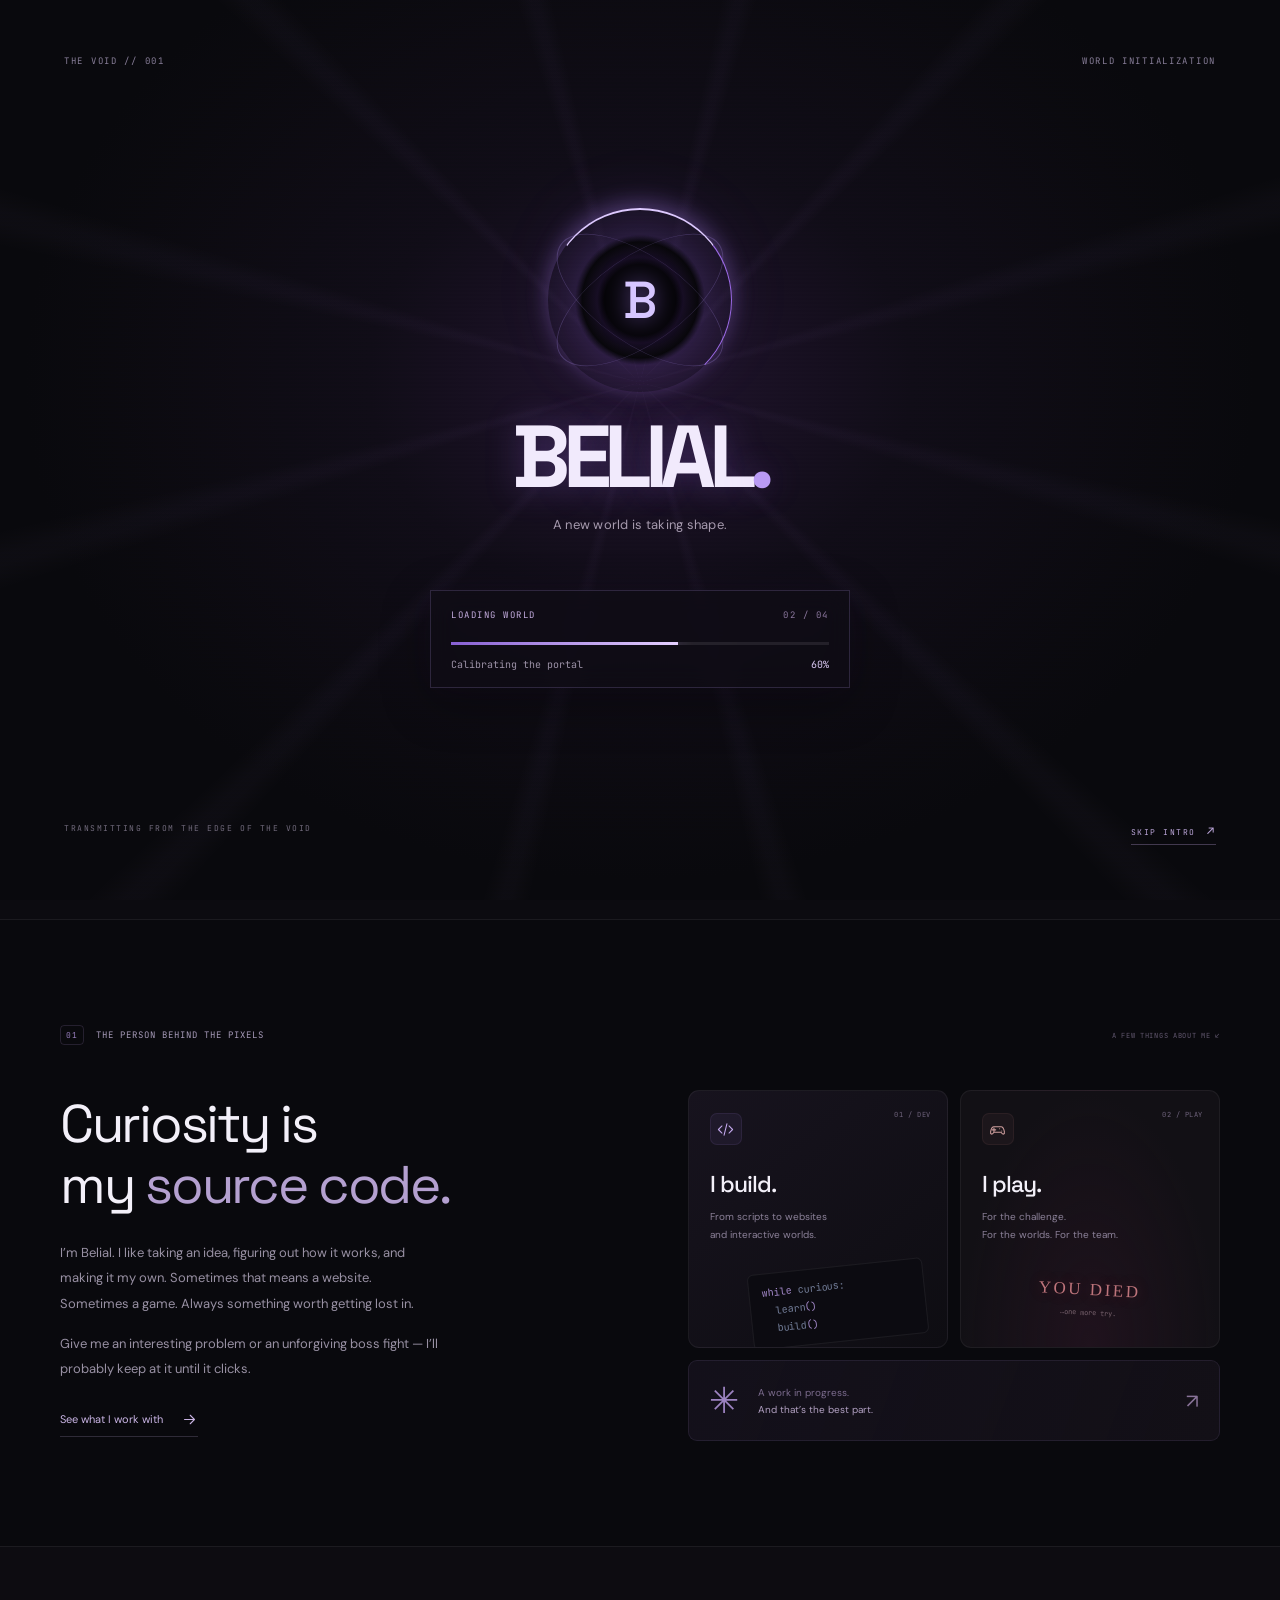
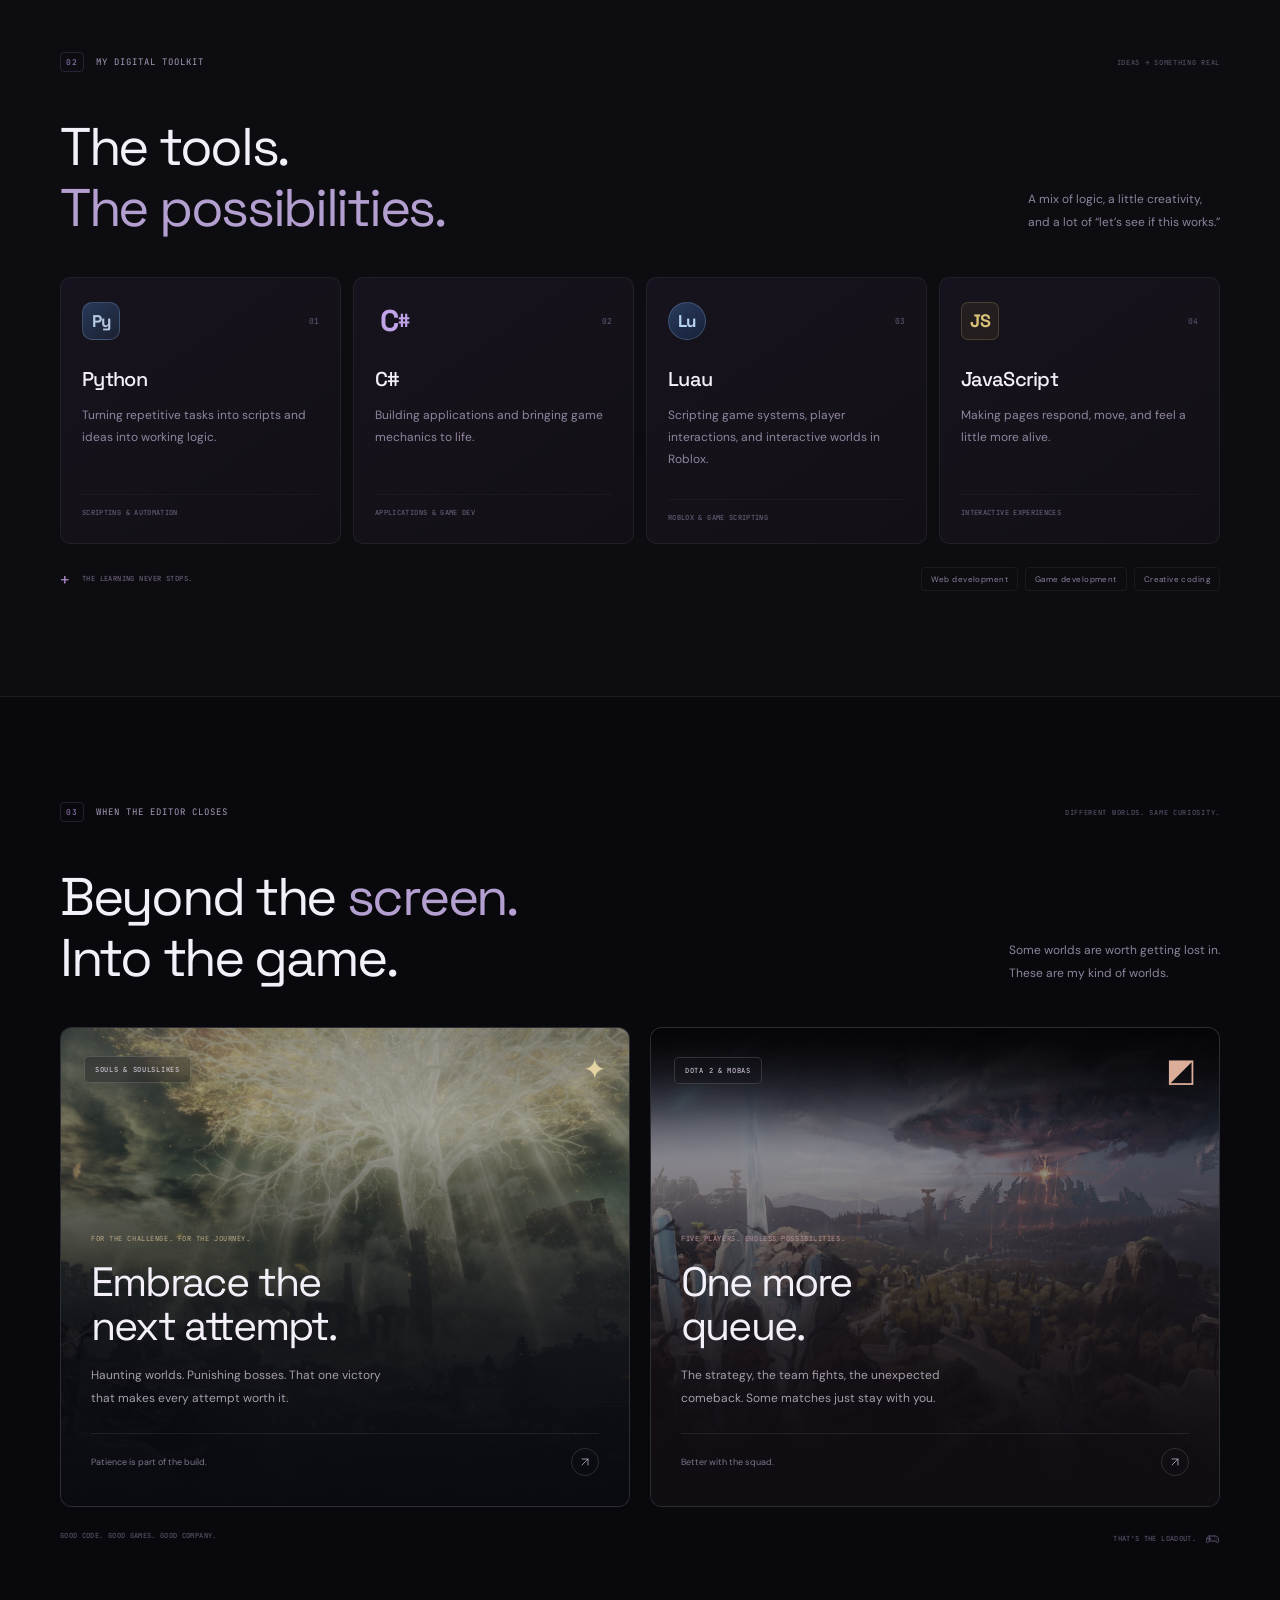
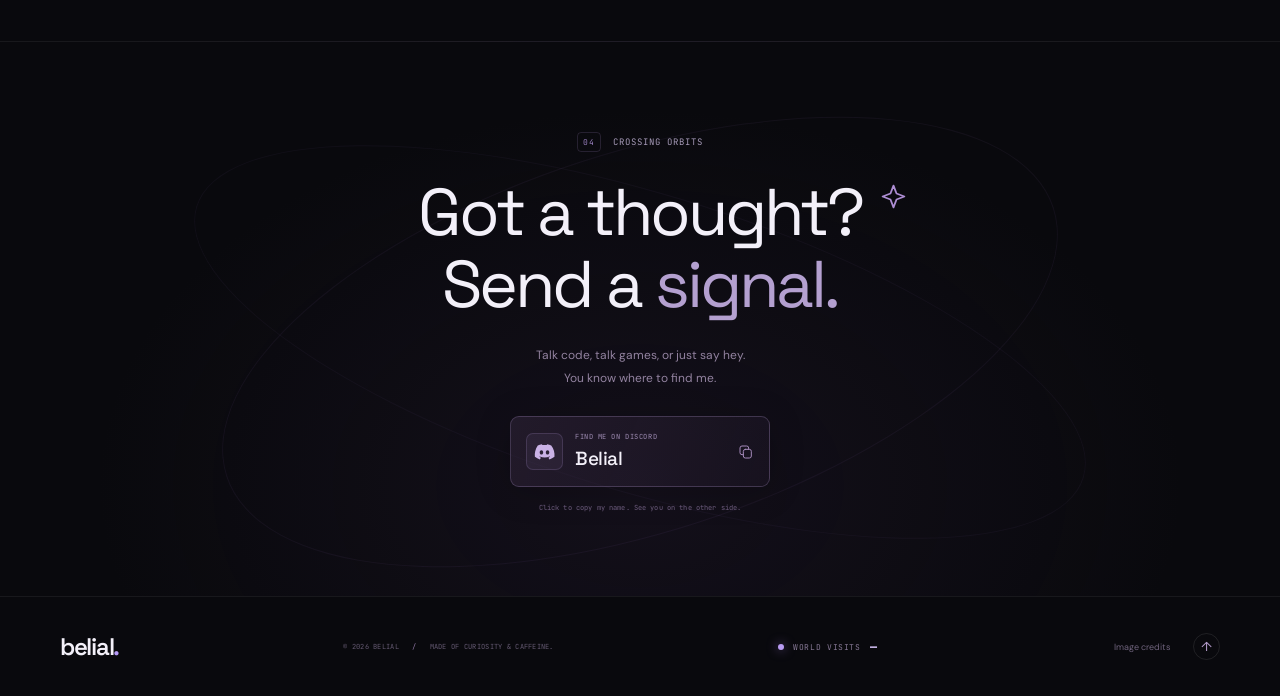
<file: index.html>
<!DOCTYPE html>
<html lang="en">
<head>
  <meta charset="utf-8"><meta name="viewport" content="width=device-width, initial-scale=1">
  <meta name="theme-color" content="#09090d">
  <meta name="description" content="Belial. Programmer, gamer, and a little lost in the void. Python, C#, web development, Soulslikes, and Dota 2.">
  <title>Belial — Beyond the ordinary.</title>
  <link rel="icon" href="assets/favicon.svg" type="image/svg+xml">
  <link rel="stylesheet" href="fonts.css">
  <link rel="stylesheet" href="style.css">
  <script>document.documentElement.classList.add('js');</script><script src="app.js" defer></script>
</head>
<body>
  <svg class="svg-sprite" xmlns="http://www.w3.org/2000/svg" aria-hidden="true"><defs>
    <symbol id="i-arrow" viewBox="0 0 24 24"><path d="M5 12h14M13 6l6 6-6 6"/></symbol>
    <symbol id="i-diagonal" viewBox="0 0 24 24"><path d="M6 18 18 6M6 6h12v12"/></symbol>
    <symbol id="i-code" viewBox="0 0 24 24"><path d="m7 7-5 5 5 5m10-10 5 5-5 5M14 4l-4 16"/></symbol>
    <symbol id="i-game" viewBox="0 0 24 24"><path d="M7 8h10c3 0 4 3 4.7 7 .7 4-2.2 5-4.7 1H7c-2.5 4-5.4 3-4.7-1C3 11 4 8 7 8Z"/><path d="M7 10v5m-2.5-2.5h5M15 11h.01M18 14h.01"/></symbol>
    <symbol id="i-copy" viewBox="0 0 24 24"><rect x="8" y="8" width="12" height="13" rx="3"/><path d="M16 8V6a3 3 0 0 0-3-3H6a3 3 0 0 0-3 3v7a3 3 0 0 0 3 3h2"/></symbol>
    <symbol id="i-spark" viewBox="0 0 24 24"><path d="m12 3 2.5 6.5L21 12l-6.5 2.5L12 21l-2.5-6.5L3 12l6.5-2.5L12 3Z"/></symbol>
    <symbol id="i-discord" viewBox="0 0 24 24"><path fill="currentColor" stroke="none" d="M19.7 5.1A19 19 0 0 0 15 3.7l-.5 1a17 17 0 0 0-5 0l-.5-1a19 19 0 0 0-4.7 1.4C1.4 9.5.6 13.8 1 18a19 19 0 0 0 5.7 3l1.2-2-1.9-1 .5-.3c3.7 1.7 7.7 1.7 11.4 0l.5.3-1.9 1 1.2 2a19 19 0 0 0 5.7-3c.5-4.9-.9-9.2-3.7-12.9ZM8.5 15.4c-1.1 0-2-1.1-2-2.4s.9-2.3 2-2.3 2 1 2 2.3-.9 2.4-2 2.4Zm7 0c-1.1 0-2-1.1-2-2.4s.9-2.3 2-2.3 2 1 2 2.3-.9 2.4-2 2.4Z"/></symbol>
  </defs></svg>
  <div class="loader" id="loader" role="status" aria-live="polite" aria-label="Loading Belial's world">
    <div class="loader-top"><span>THE VOID // 001</span><span>WORLD INITIALIZATION</span></div>
    <div class="loader-orbit" aria-hidden="true"><span></span><b>B</b></div>
    <div class="loader-title">BELIAL<span>.</span></div>
    <span class="loader-subtitle">A new world is taking shape.</span>
    <div class="loader-panel"><div class="loader-panel-top"><span>LOADING WORLD</span><span id="load-stage">01 / 04</span></div><div class="load-track"><i id="load-bar"></i></div><div class="load-info"><span id="load-message">Finding the signal</span><span id="load-number">00%</span></div></div>
    <div class="loader-bottom"><span>TRANSMITTING FROM THE EDGE OF THE VOID</span><button type="button" id="skip-intro" aria-label="Skip loading intro">SKIP INTRO <span aria-hidden="true">↗</span></button></div>
  </div>
  <a class="skip-link" href="#main">Skip to content</a>
  <div class="scroll-progress" aria-hidden="true"><i id="scroll-progress"></i></div>
  <div class="site" id="site">
    <header class="header"><a href="#home" class="logo" aria-label="Belial home"><span class="logo-icon">b<span>·</span></span>belial<span class="logo-period">.</span></a><nav aria-label="Main navigation"><a href="#about">About</a><a href="#stack">The stack</a><a href="#afterhours">After hours</a></nav><div class="header-right"><button class="motion-button" id="motion-toggle" aria-label="Pause animations" aria-pressed="false" title="Pause animations"><svg><use href="#i-spark"/></svg></button><a href="#contact" class="nav-contact">Let’s connect <svg><use href="#i-diagonal"/></svg></a></div></header>
    <main id="main">
      <section class="hero" id="home" aria-labelledby="hero-title">
        <canvas id="starfield" aria-hidden="true"></canvas><div class="hero-glow" aria-hidden="true"></div>
        <div class="singularity" id="singularity" aria-hidden="true"><img src="assets/singularity.svg" alt="" fetchpriority="high"><div class="orbital-label"><span class="tiny-cross">+</span> NO SIGNAL. JUST POSSIBILITIES.</div></div>
        <div class="container hero-grid"><div class="hero-copy">
          <div class="hero-kicker"><span class="signal-dot"></span> WELCOME TO MY ORBIT <span class="kicker-line"></span></div>
          <h1 id="hero-title" aria-label="Belial"><span id="typed-name" class="typed-name name-space" aria-hidden="true">Belial</span><span class="name-dot" aria-hidden="true">.</span></h1>
          <p class="hero-subtitle">A mind in code.<br>A soul in other worlds.</p>
          <p class="hero-description">Programmer by curiosity. Gamer by instinct.<br>Creating things, chasing challenges, and finding<br class="desktop-break"> beauty in the dark.</p>
          <div class="hero-actions"><button class="button primary" data-copy><svg><use href="#i-discord"/></svg> Find me on Discord <svg class="button-tail"><use href="#i-copy"/></svg></button><a class="button secondary" href="#about">Enter my world <span>↓</span></a></div>
          <div class="hero-languages"><span>BUILT DIFFERENT WITH</span><span class="mini-lang python-mini">Py</span><span class="mini-lang cs-mini">C#</span><span class="mini-lang luau-mini">Lu</span><span class="mini-lang js-mini">JS</span></div>
        </div>
        <div class="profile-float"><aside class="profile-card" data-tilt aria-label="Belial profile"><div class="profile-banner"><span class="micro">PLAYER / CREATOR</span><svg><use href="#i-spark"/></svg></div><div class="profile-body"><div class="avatar"><img src="assets/elden-ring-small.jpg" alt="Armored knight from Elden Ring"><span class="avatar-badge"><svg><use href="#i-code"/></svg></span></div><div class="profile-title"><h2>Belial <span>✦</span></h2><span class="profile-handle">@reirei1002 <span>on Discord</span></span></div><p>Probably writing code.<br>Or dying to the same boss again.</p><div class="profile-badges"><span><svg><use href="#i-code"/></svg> Developer</span><span><svg><use href="#i-game"/></svg> Gamer</span></div><div class="profile-divider"></div><div class="profile-footer"><span class="status-orb"></span><span>IN MY OWN WORLD</span><button class="icon-button" data-copy aria-label="Copy Belial's Discord name"><svg><use href="#i-copy"/></svg></button></div></div></aside></div>
        </div>
        <div class="container hero-bottom"><a href="#about" class="scroll-invite"><span class="mouse"><i></i></span> SCROLL TO DISCOVER</a><span class="hero-bottom-note"><span>01 / 04</span> A SMALL CORNER OF AN INFINITE INTERNET <span class="tiny-cross">+</span></span></div>
      </section>
      <div class="ticker" aria-hidden="true"><div class="ticker-track"><span>CODE</span><i>✳</i><span>CREATE</span><i>✳</i><span>RESPAWN</span><i>✳</i><span>REPEAT</span><i>✳</i><span>CODE</span><i>✳</i><span>CREATE</span><i>✳</i><span>RESPAWN</span><i>✳</i><span>REPEAT</span><i>✳</i></div></div>
      <section class="section about-section container" id="about" aria-labelledby="about-title">
        <div class="section-heading reveal"><span class="eyebrow"><span>01</span> THE PERSON BEHIND THE PIXELS</span><span class="section-side">A FEW THINGS ABOUT ME ↙</span></div>
        <div class="about-layout"><div class="about-copy reveal"><h2 id="about-title">Curiosity is<br>my <em>source code.</em></h2><p>I’m Belial. I like taking an idea, figuring out how it works, and making it my own. Sometimes that means a website. Sometimes a game. Always something worth getting lost in.</p><p>Give me an interesting problem or an unforgiving boss fight — I’ll probably keep at it until it clicks.</p><a class="text-link" href="#stack">See what I work with <svg><use href="#i-arrow"/></svg></a></div>
        <div class="about-bento"><article class="mini-card builder-card reveal"><div class="card-corner">01 / DEV</div><div class="square-icon"><svg><use href="#i-code"/></svg></div><h3>I build.</h3><p>From scripts to websites<br>and interactive worlds.</p><div class="code-sample"><span>while</span> curious:<br>&nbsp;&nbsp;learn<span>()</span><br>&nbsp;&nbsp;build<span>()</span></div></article><article class="mini-card gamer-card reveal"><div class="card-corner">02 / PLAY</div><div class="square-icon"><svg><use href="#i-game"/></svg></div><h3>I play.</h3><p>For the challenge.<br>For the worlds. For the team.</p><div class="respawn"><span>YOU DIED</span><small>…one more try.</small></div></article><div class="bento-note reveal"><span class="note-star">✳</span><p>A work in progress.<br><strong>And that’s the best part.</strong></p><span class="note-end">↗</span></div></div></div>
      </section>
      <section class="section stack-section" id="stack" aria-labelledby="stack-title"><div class="container">
        <div class="section-heading reveal"><span class="eyebrow"><span>02</span> MY DIGITAL TOOLKIT</span><span class="section-side">IDEAS → SOMETHING REAL</span></div>
        <div class="section-intro reveal"><h2 id="stack-title">The tools.<br><em>The possibilities.</em></h2><p>A mix of logic, a little creativity,<br>and a lot of “let’s see if this works.”</p></div>
        <div class="stack-grid">
          <article class="stack-card reveal"><div class="stack-card-top"><div class="language-icon python-icon">Py</div><span class="stack-number">01</span></div><h3>Python</h3><p>Turning repetitive tasks into scripts and ideas into working logic.</p><span class="stack-label">SCRIPTING & AUTOMATION</span></article>
          <article class="stack-card reveal"><div class="stack-card-top"><div class="language-icon cs-icon">C<span>#</span></div><span class="stack-number">02</span></div><h3>C#</h3><p>Building applications and bringing game mechanics to life.</p><span class="stack-label">APPLICATIONS & GAME DEV</span></article>
          <article class="stack-card reveal"><div class="stack-card-top"><div class="language-icon luau-icon">Lu</div><span class="stack-number">03</span></div><h3>Luau</h3><p>Scripting game systems, player interactions, and interactive worlds in Roblox.</p><span class="stack-label">ROBLOX & GAME SCRIPTING</span></article>
          <article class="stack-card reveal"><div class="stack-card-top"><div class="language-icon js-icon">JS</div><span class="stack-number">04</span></div><h3>JavaScript</h3><p>Making pages respond, move, and feel a little more alive.</p><span class="stack-label">INTERACTIVE EXPERIENCES</span></article>
        </div><div class="toolkit-footer reveal"><div><span class="little-cross">+</span> THE LEARNING NEVER STOPS.</div><div class="tool-pills"><span>Web development</span><span>Game development</span><span>Creative coding</span></div></div>
      </div></section>
      <section class="section afterhours container" id="afterhours" aria-labelledby="games-title">
        <div class="section-heading reveal"><span class="eyebrow"><span>03</span> WHEN THE EDITOR CLOSES</span><span class="section-side">DIFFERENT WORLDS. SAME CURIOSITY.</span></div>
        <div class="section-intro reveal"><h2 id="games-title">Beyond the <em>screen.</em><br>Into the game.</h2><p>Some worlds are worth getting lost in.<br>These are my kind of worlds.</p></div>
        <div class="game-grid">
          <article class="game-card souls-card reveal" data-tilt><img class="game-image" src="assets/lands-between.jpg" alt="A warrior overlooks ruined castles and the golden Erdtree of Elden Ring" loading="lazy"><div class="game-shade"></div><div class="game-card-top"><span class="genre-badge">SOULS & SOULSLIKES</span><span class="game-symbol">✦</span></div><div class="game-content"><span class="game-small">FOR THE CHALLENGE. FOR THE JOURNEY.</span><h3>Embrace the<br>next attempt.</h3><p>Haunting worlds. Punishing bosses. That one victory that makes every attempt worth it.</p><div class="game-card-bottom"><span>Patience is part of the build.</span><a href="https://en.bandainamcoent.eu/elden-ring/elden-ring" target="_blank" rel="noopener noreferrer" aria-label="Explore Elden Ring's official website"><svg><use href="#i-diagonal"/></svg></a></div></div></article>
          <article class="game-card dota-card reveal" data-tilt><img class="game-image" src="assets/dota.jpg" alt="The Radiant and Dire sides of Dota 2's fantasy battlefield" loading="lazy"><div class="game-shade"></div><div class="game-card-top"><span class="genre-badge">DOTA 2 & MOBAS</span><span class="dota-mark" aria-hidden="true">◩</span></div><div class="game-content"><span class="game-small">FIVE PLAYERS. ENDLESS POSSIBILITIES.</span><h3>One more<br>queue.</h3><p>The strategy, the team fights, the unexpected comeback. Some matches just stay with you.</p><div class="game-card-bottom"><span>Better with the squad.</span><a href="https://www.dota2.com/home" target="_blank" rel="noopener noreferrer" aria-label="Explore Dota 2's official website"><svg><use href="#i-diagonal"/></svg></a></div></div></article>
        </div><div class="games-footnote reveal"><span>GOOD CODE. GOOD GAMES. GOOD COMPANY.</span><span>THAT’S THE LOADOUT. <svg><use href="#i-game"/></svg></span></div>
      </section>
      <section class="contact-section" id="contact" aria-labelledby="contact-title"><div class="contact-orbit" aria-hidden="true"></div><div class="container contact-inner reveal"><span class="eyebrow"><span>04</span> CROSSING ORBITS</span><h2 id="contact-title">Got a thought?<br>Send a <em>signal.</em><svg class="contact-spark"><use href="#i-spark"/></svg></h2><p>Talk code, talk games, or just say hey.<br>You know where to find me.</p><button class="discord-contact" data-copy><span class="discord-contact-icon"><svg><use href="#i-discord"/></svg></span><span><small>FIND ME ON DISCORD</small><strong>Belial</strong></span><svg class="contact-copy"><use href="#i-copy"/></svg></button><span class="copy-help">Click to copy my name. See you on the other side.</span></div></section>
    </main>
    <footer class="container footer"><a href="#home" class="logo">belial<span class="logo-period">.</span></a><span>© 2026 BELIAL <span class="footer-dot">/</span> MADE OF CURIOSITY & CAFFEINE.</span><div class="visit-count" title="Page views counted since this counter was added"><span class="visit-orb" aria-hidden="true"></span><span>WORLD VISITS</span><strong id="visit-count" aria-live="polite">—</strong></div><div><button class="credits-toggle" id="credits-toggle" aria-expanded="false" aria-controls="credits">Image credits</button><a href="#home" class="back-top" aria-label="Back to top">↑</a></div></footer>
    <div class="container credits" id="credits" hidden>Game artwork: ELDEN RING © Bandai Namco Entertainment / FromSoftware, via <a href="https://www.playstation.com/en-sa/games/elden-ring/" target="_blank" rel="noopener noreferrer">PlayStation</a> and <a href="https://www.rpgsite.net/news/11273-elden-ring-releasing-on-january-21-2022-new-extended-gameplay-reveal-trailer" target="_blank" rel="noopener noreferrer">RPG Site</a>. Dota 2 artwork © <a href="https://www.dota2.com/home" target="_blank" rel="noopener noreferrer">Valve</a>. Personal fan portfolio.</div>
  </div>
  <div class="toast" id="toast" role="status" aria-live="polite"><span>✓</span><span id="toast-text">reirei1002 copied. See you on Discord.</span></div>
  <dialog id="copy-fallback"><form method="dialog"><h2>Find me on Discord</h2><p>Copy this name and look for me on Discord.</p><input aria-label="Discord name" value="reirei1002" readonly><button class="button primary">Got it</button></form></dialog>
</body>
</html>
</file>
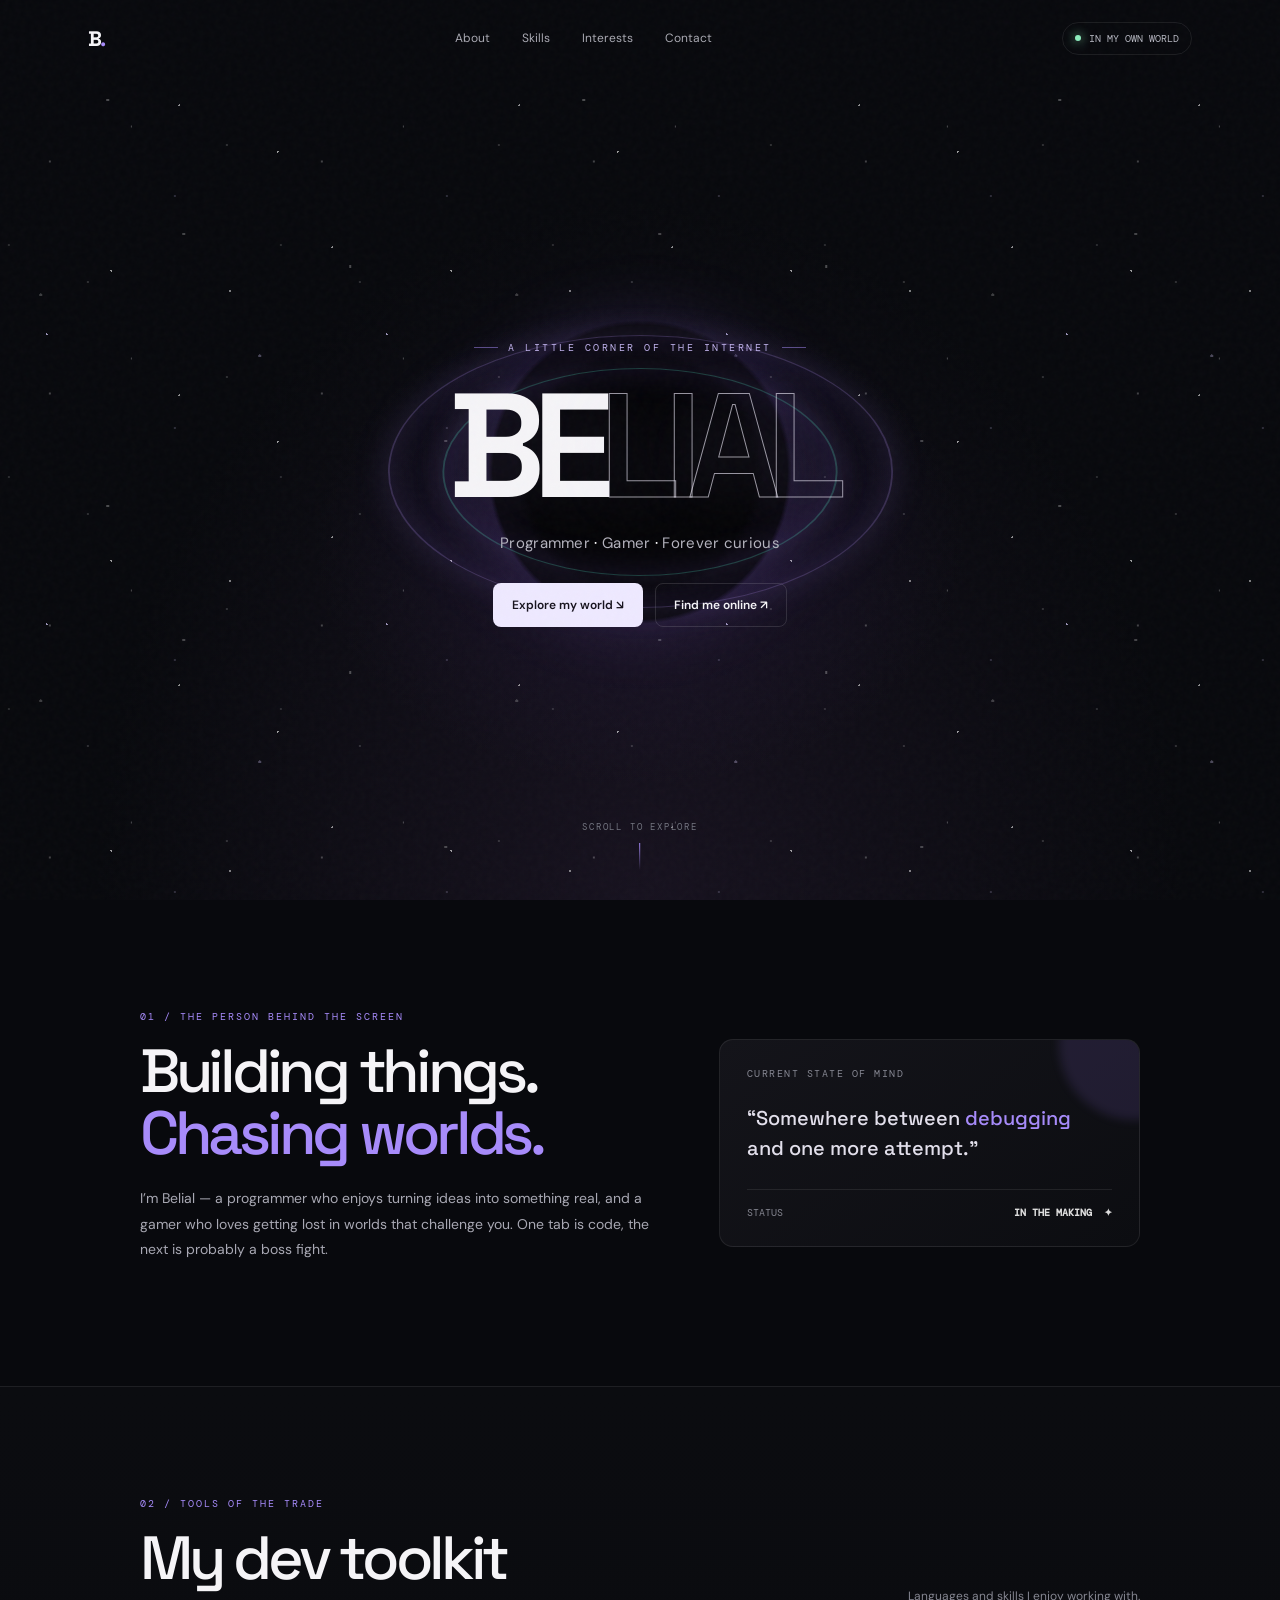
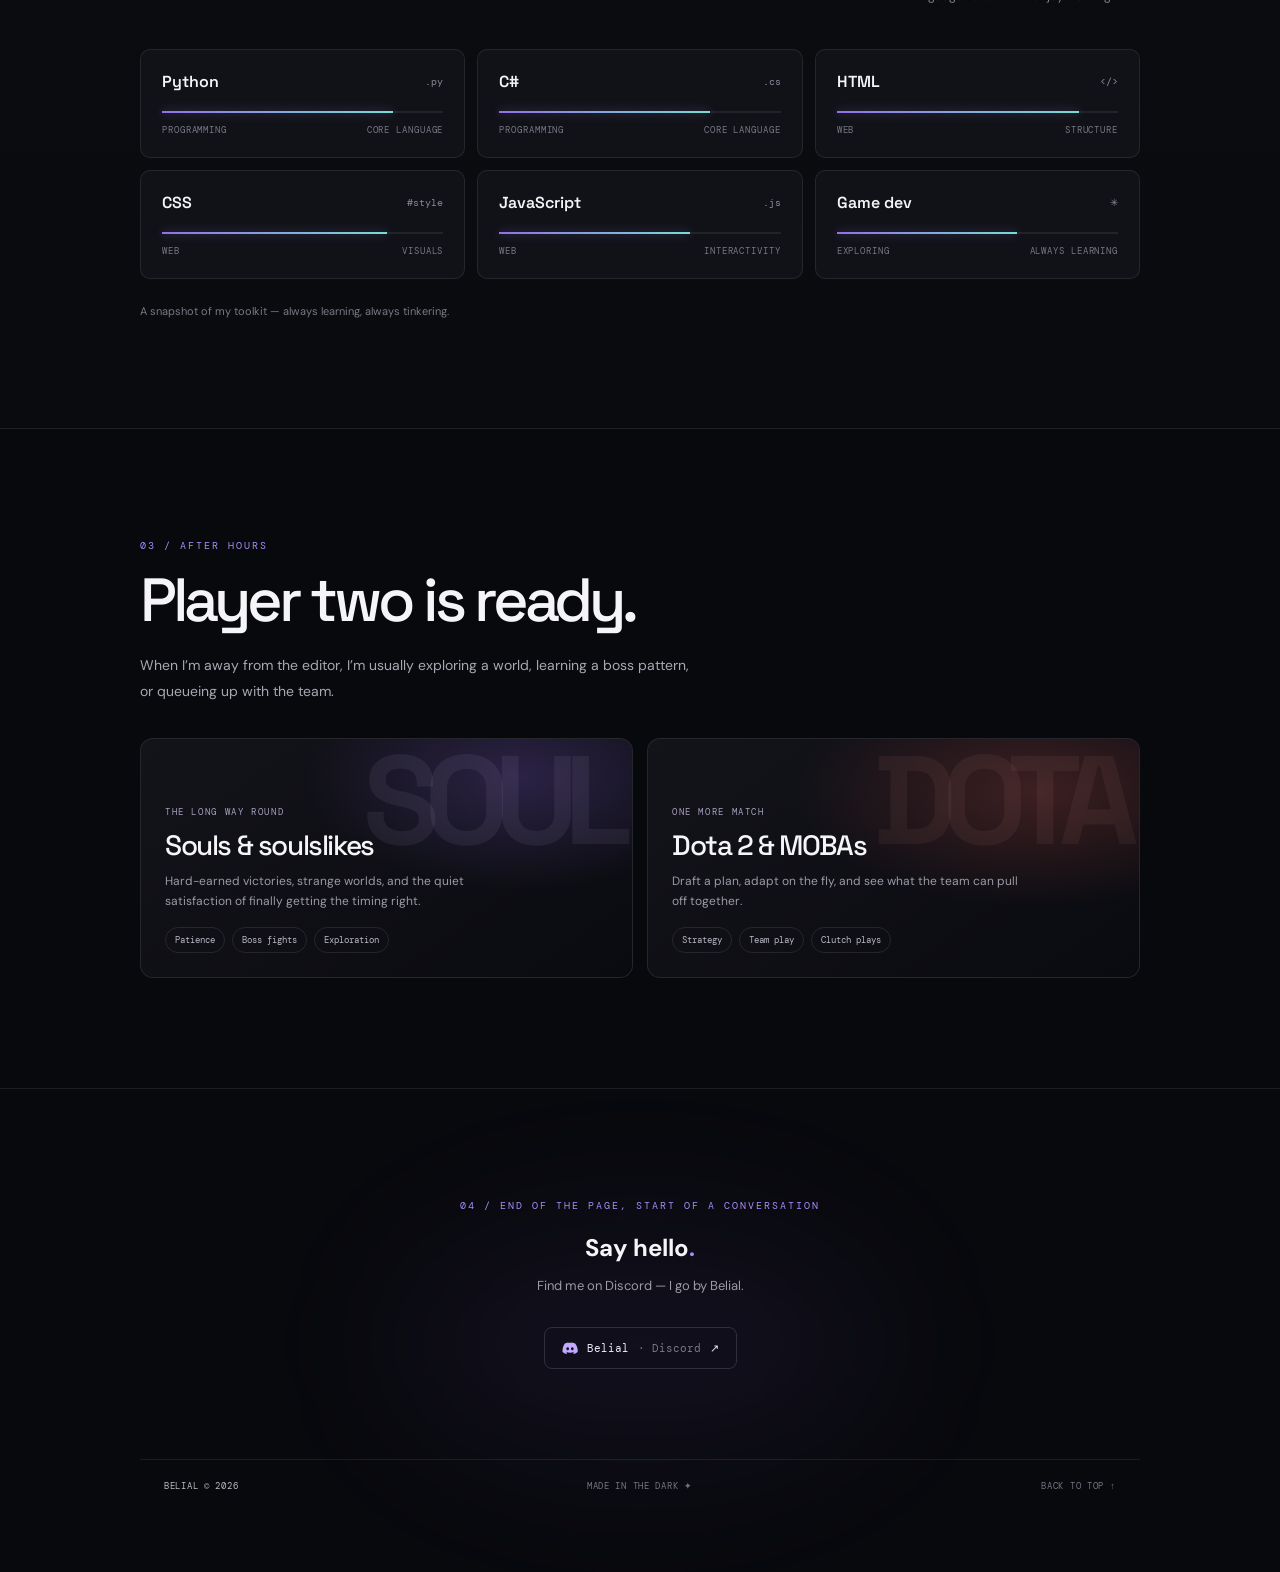
<file: work/index-original.html>
<!doctype html>
<html lang="en">
<head>
  <meta charset="utf-8" />
  <meta name="viewport" content="width=device-width, initial-scale=1" />
  <meta name="theme-color" content="#08090d" />
  <meta name="description" content="Belial — programmer, gamer, and explorer of worlds both digital and imagined." />
  <title>Belial — Digital Afterdark</title>
  <link rel="preconnect" href="https://fonts.googleapis.com">
  <link rel="preconnect" href="https://fonts.gstatic.com" crossorigin>
  <link href="https://fonts.googleapis.com/css2?family=DM+Mono:wght@400;500&family=DM+Sans:wght@400;500;600;700&family=Space+Grotesk:wght@400;500;600;700&display=swap" rel="stylesheet">
  <style>
    :root{--bg:#08090d;--panel:#101116;--muted:#92939e;--text:#f5f4f7;--line:#ffffff15;--violet:#a78bfa;--cyan:#72e4da;--mono:'DM Mono',monospace;--display:'Space Grotesk',sans-serif;--body:'DM Sans',sans-serif}
    *{box-sizing:border-box}html{scroll-behavior:smooth}body{margin:0;background:var(--bg);color:var(--text);font-family:var(--body);overflow-x:hidden}a{color:inherit;text-decoration:none}button{font:inherit}.noise{position:fixed;inset:0;z-index:8;pointer-events:none;opacity:.035;background-image:url("data:image/svg+xml,%3Csvg viewBox='0 0 180 180' xmlns='http://www.w3.org/2000/svg'%3E%3Cfilter id='n'%3E%3CfeTurbulence type='fractalNoise' baseFrequency='.9' numOctaves='3' stitchTiles='stitch'/%3E%3C/filter%3E%3Crect width='100%25' height='100%25' filter='url(%23n)' opacity='.7'/%3E%3C/svg%3E")}
    .loader{position:fixed;inset:0;z-index:20;background:#07080b;display:grid;place-items:center;transition:opacity .8s ease,visibility .8s}.loader.done{opacity:0;visibility:hidden}.loader-inner{text-align:center}.loader-mark{font:700 44px var(--display);letter-spacing:-.08em}.loader-mark span{color:var(--violet)}.loader-line{width:156px;height:2px;background:#ffffff18;margin:20px auto 12px;overflow:hidden}.loader-line:after{content:"";display:block;height:100%;background:linear-gradient(90deg,var(--violet),var(--cyan));animation:load 1.5s cubic-bezier(.65,0,.35,1) forwards}.loader-caption{font:10px var(--mono);letter-spacing:.22em;color:#777985;text-transform:uppercase}@keyframes load{from{width:0}to{width:100%}}
    nav{height:76px;display:flex;align-items:center;justify-content:space-between;max-width:1160px;padding:0 28px;margin:auto;position:relative;z-index:5}.brand{font:700 21px var(--display);letter-spacing:-.08em}.brand span{color:var(--violet)}.nav-links{display:flex;gap:32px;font-size:12px;color:#a9a9b2}.nav-links a{transition:color .2s}.nav-links a:hover{color:white}.status{font:10px var(--mono);color:#b5b6c0;border:1px solid var(--line);border-radius:30px;padding:9px 12px;display:flex;gap:8px;align-items:center}.status i{width:6px;height:6px;background:#8eedbd;border-radius:50%;box-shadow:0 0 11px #8eedbd;display:block}
    .hero{min-height:680px;height:calc(100vh - 76px);max-height:920px;display:flex;align-items:center;justify-content:center;position:relative;overflow:hidden;text-align:center}.space{position:absolute;inset:0;background:radial-gradient(ellipse at 50% 57%,#3522554d 0%,transparent 36%),radial-gradient(ellipse at 50% 100%,#17121f 0%,transparent 60%),#08090d}.stars,.stars:before,.stars:after{position:absolute;inset:-20%;content:"";background-image:radial-gradient(1px 1px at 8% 24%,#fff9 99%,transparent),radial-gradient(1px 1px at 73% 16%,#fff8 99%,transparent),radial-gradient(1px 1px at 89% 46%,#d9ceffb3 99%,transparent),radial-gradient(1px 1px at 28% 67%,#fff8 99%,transparent),radial-gradient(1px 1px at 57% 83%,#fff9 99%,transparent),radial-gradient(1px 1px at 43% 31%,#fff7 99%,transparent);background-size:340px 290px;animation:drift 80s linear infinite}.stars:before{transform:scale(1.4);opacity:.45;animation-duration:120s}.stars:after{transform:scale(.8) translate(30px,20px);opacity:.5;animation-duration:57s}@keyframes drift{to{transform:translate3d(45px,-80px,0)}}.blackhole{position:absolute;width:min(57vw,650px);aspect-ratio:1;left:50%;top:48%;transform:translate(-50%,-50%);border-radius:50%;background:radial-gradient(circle,#050507 0 25%,#09080d 27% 32%,transparent 33%);filter:drop-shadow(0 0 35px #a272ff28)}.blackhole:before,.blackhole:after{content:"";position:absolute;inset:29%;border-radius:50%;border:1px solid #b895ff40;box-shadow:0 0 24px #a78bfa24,inset 0 0 25px #9a70ff24;transform:scaleX(1.85) rotate(-19deg);animation:orbit 12s linear infinite}.blackhole:after{inset:34%;border-color:#64ded942;transform:scaleX(1.9) rotate(22deg);animation-duration:17s;animation-direction:reverse}@keyframes orbit{to{rotate:360deg}}.hero-content{position:relative;z-index:2;margin-top:-8px;padding:20px}.eyebrow{font:10px var(--mono);letter-spacing:.25em;text-transform:uppercase;color:#c0b2ec;display:flex;justify-content:center;gap:10px;align-items:center}.eyebrow:before,.eyebrow:after{content:"";width:24px;height:1px;background:#a78bfa80}.hero h1{font:600 clamp(68px,12vw,148px)/.92 var(--display);letter-spacing:-.1em;margin:24px 0 18px;text-shadow:0 0 60px #c2a7ff18}.hero h1 span{color:transparent;-webkit-text-stroke:1px #f4f0ff9c}.subtitle{font-size:15px;color:#b5b4bf;letter-spacing:.02em}.subtitle b{color:white;font-weight:500}.hero-actions{display:flex;justify-content:center;gap:12px;margin-top:30px}.button{font-size:12px;font-weight:600;padding:13px 18px;border-radius:8px;border:1px solid #ffffff20;transition:transform .2s,border-color .2s,background .2s}.button:hover{transform:translateY(-3px);border-color:#bda4ff80}.button.primary{background:#eee9ff;color:#17131e;border-color:transparent}.button.primary:hover{background:white}.scroll-cue{position:absolute;bottom:30px;left:50%;transform:translateX(-50%);font:9px var(--mono);letter-spacing:.2em;color:#737580;text-transform:uppercase;display:flex;flex-direction:column;align-items:center;gap:10px}.scroll-cue:after{content:"";width:1px;height:27px;background:linear-gradient(#a78bfa,transparent);animation:pulse 1.7s infinite}@keyframes pulse{50%{opacity:.25;transform:scaleY(.7);transform-origin:top}}
    .wrap{width:min(100% - 48px,1000px);margin:auto}.section{padding:110px 0}.section-label{font:10px var(--mono);letter-spacing:.2em;color:var(--violet);text-transform:uppercase}.section h2{font:500 clamp(36px,6vw,61px)/1.02 var(--display);letter-spacing:-.07em;margin:17px 0 22px}.intro{max-width:560px;color:#a8a8b3;line-height:1.8;font-size:14px}.about-grid{display:grid;grid-template-columns:1.1fr .9fr;gap:64px;align-items:center}.about-note{border:1px solid var(--line);background:linear-gradient(145deg,#14141a,#0c0d11);border-radius:14px;padding:27px;position:relative;overflow:hidden}.about-note:after{content:"";position:absolute;width:150px;height:150px;right:-70px;top:-70px;border-radius:50%;background:#9e7cff20;filter:blur(5px)}.note-tag{font:10px var(--mono);color:#858691;letter-spacing:.15em;text-transform:uppercase}.note-quote{font:500 20px/1.5 var(--display);margin:23px 0 26px;color:#e2dfeb}.note-quote span{color:var(--violet)}.note-bottom{display:flex;justify-content:space-between;align-items:center;border-top:1px solid var(--line);padding-top:16px;font:10px var(--mono);color:#858691}.note-bottom strong{color:#ddd}
    .skills{border-top:1px solid var(--line);border-bottom:1px solid var(--line);background:linear-gradient(180deg,#0b0c10,#0a0b0f)}.skills-head{display:flex;justify-content:space-between;align-items:end;margin-bottom:38px}.skills-head p{font-size:12px;color:#858691;margin-bottom:7px}.skill-grid{display:grid;grid-template-columns:repeat(3,1fr);gap:12px}.skill{padding:21px;border:1px solid var(--line);background:#111218;border-radius:10px;transition:transform .25s,border-color .25s}.skill:hover{transform:translateY(-4px);border-color:#a78bfa66}.skill-top{display:flex;justify-content:space-between;align-items:center}.skill-name{font:600 16px var(--display)}.skill-icon{font:10px var(--mono);color:#898b98}.skill-bar{height:2px;background:#ffffff12;margin:19px 0 11px}.skill-bar i{display:block;height:100%;width:var(--level);background:linear-gradient(90deg,#9270e6,#77dcd3);box-shadow:0 0 10px #a78bfa70;transform-origin:left;animation:grow 1.3s both}@keyframes grow{from{transform:scaleX(0)}}.skill-meta{font:9px var(--mono);color:#767884;display:flex;justify-content:space-between;letter-spacing:.1em;text-transform:uppercase}.skill-foot{color:#777985;font-size:11px;margin-top:25px}
    .games-grid{display:grid;grid-template-columns:1fr 1fr;gap:14px;margin-top:34px}.game{min-height:240px;border-radius:13px;border:1px solid var(--line);padding:24px;position:relative;overflow:hidden;display:flex;flex-direction:column;justify-content:end;background:#13131a}.game:before{content:"";position:absolute;inset:0;background:radial-gradient(ellipse at 77% 16%,#9a6dff35,transparent 40%),linear-gradient(145deg,transparent,#0a0b10)}.game.dota:before{background:radial-gradient(ellipse at 79% 22%,#fd635432,transparent 44%),linear-gradient(145deg,transparent,#0a0b10)}.game-art{position:absolute;right:15px;top:2px;font:700 126px/.95 var(--display);letter-spacing:-.12em;color:#e2d5ff12;transition:transform .4s}.dota .game-art{color:#ffb0a010}.game:hover .game-art{transform:scale(1.08) rotate(-5deg)}.game-content{position:relative}.game-type{font:9px var(--mono);letter-spacing:.18em;text-transform:uppercase;color:#a8a0bd}.game h3{font:500 28px var(--display);letter-spacing:-.05em;margin:9px 0}.game p{font-size:12px;color:#9a9ba6;max-width:360px;line-height:1.6;margin:0}.game-tags{display:flex;gap:7px;margin-top:16px}.game-tags span{font:9px var(--mono);color:#b9b9c4;border:1px solid #ffffff18;border-radius:20px;padding:6px 9px}
    .contact{padding:110px 0 80px;text-align:center;border-top:1px solid var(--line);position:relative;overflow:hidden}.contact:before{content:"";position:absolute;width:500px;height:250px;border-radius:50%;background:#9c77ff10;filter:blur(70px);left:50%;top:50%;transform:translate(-50%,-45%);pointer-events:none}.contact .section-label,.contact h2,.contact p,.contact .button,.contact-links{position:relative}.contact h2{margin-bottom:14px}.contact p{color:#9a9ba6;font-size:13px}.discord{display:inline-flex;align-items:center;gap:9px;margin:20px auto 0;padding:12px 17px;border:1px solid #ffffff24;border-radius:8px;font:11px var(--mono);transition:border-color .2s,transform .2s}.discord:hover{border-color:#a78bfa99;transform:translateY(-2px)}.discord svg{width:16px;fill:#c5adff}.footer{max-width:1000px;margin:90px auto 0;padding:20px 24px 0;border-top:1px solid var(--line);display:flex;justify-content:space-between;color:#737580;font:9px var(--mono);letter-spacing:.08em}.footer .foot-brand{color:#b9b9c4}.reveal{opacity:0;transform:translateY(22px);transition:opacity .75s ease,transform .75s cubic-bezier(.2,.75,.2,1)}.reveal.in{opacity:1;transform:translateY(0)}
    @media(max-width:700px){nav{height:66px;padding:0 20px}.nav-links{gap:17px}.nav-links a{font-size:11px}.status{display:none}.hero{height:calc(100svh - 66px);min-height:610px}.blackhole{width:90vw;top:44%}.section{padding:80px 0}.wrap{width:min(100% - 40px,1000px)}.about-grid{grid-template-columns:1fr;gap:32px}.skills-head{display:block}.skills-head p{margin-top:0}.skill-grid{grid-template-columns:1fr 1fr}.skill{padding:16px}.games-grid{grid-template-columns:1fr}.game{min-height:215px}.footer{margin-top:68px}}
    @media(max-width:420px){.nav-links{gap:11px}.nav-links a{font-size:10px}.hero h1{font-size:66px}.subtitle{font-size:13px}.skill-grid{grid-template-columns:1fr}.hero-actions .button{padding:12px 14px}.section h2{font-size:39px}}
    @media(prefers-reduced-motion:reduce){*,*:before,*:after{animation-duration:.01ms!important;animation-iteration-count:1!important;scroll-behavior:auto!important;transition-duration:.01ms!important}.reveal{opacity:1;transform:none}}
  </style>
</head>
<body>
  <div class="loader" id="loader" aria-label="Loading website"><div class="loader-inner"><div class="loader-mark">B<span>.</span></div><div class="loader-line"></div><div class="loader-caption">Entering the void</div></div></div>
  <div class="noise"></div>
  <nav><a class="brand" href="#home">B<span>.</span></a><div class="nav-links"><a href="#about">About</a><a href="#skills">Skills</a><a href="#games">Interests</a><a href="#contact">Contact</a></div><div class="status"><i></i> IN MY OWN WORLD</div></nav>
  <main>
    <section class="hero" id="home"><div class="space"></div><div class="stars"></div><div class="blackhole"></div><div class="hero-content"><div class="eyebrow">A little corner of the internet</div><h1>BE<span>LIAL</span></h1><div class="subtitle">Programmer <b>·</b> Gamer <b>·</b> Forever curious</div><div class="hero-actions"><a class="button primary" href="#about">Explore my world <span aria-hidden="true">↘</span></a><a class="button" href="#contact">Find me online <span aria-hidden="true">↗</span></a></div></div><a class="scroll-cue" href="#about">Scroll to explore</a></section>
    <section class="section" id="about"><div class="wrap about-grid"><div class="reveal"><div class="section-label">01 / The person behind the screen</div><h2>Building things.<br><span style="color:#a78bfa">Chasing worlds.</span></h2><p class="intro">I’m Belial — a programmer who enjoys turning ideas into something real, and a gamer who loves getting lost in worlds that challenge you. One tab is code, the next is probably a boss fight.</p></div><aside class="about-note reveal"><div class="note-tag">Current state of mind</div><div class="note-quote">“Somewhere between <span>debugging</span> and one more attempt.”</div><div class="note-bottom"><span>STATUS</span><strong>IN THE MAKING&nbsp; ✦</strong></div></aside></div></section>
    <section class="section skills" id="skills"><div class="wrap"><div class="skills-head reveal"><div><div class="section-label">02 / Tools of the trade</div><h2>My dev toolkit</h2></div><p>Languages and skills I enjoy working with.</p></div><div class="skill-grid">
      <article class="skill reveal"><div class="skill-top"><span class="skill-name">Python</span><span class="skill-icon">.py</span></div><div class="skill-bar"><i style="--level:82%"></i></div><div class="skill-meta"><span>Programming</span><span>Core language</span></div></article>
      <article class="skill reveal"><div class="skill-top"><span class="skill-name">C#</span><span class="skill-icon">.cs</span></div><div class="skill-bar"><i style="--level:75%"></i></div><div class="skill-meta"><span>Programming</span><span>Core language</span></div></article>
      <article class="skill reveal"><div class="skill-top"><span class="skill-name">HTML</span><span class="skill-icon">&lt;/&gt;</span></div><div class="skill-bar"><i style="--level:86%"></i></div><div class="skill-meta"><span>Web</span><span>Structure</span></div></article>
      <article class="skill reveal"><div class="skill-top"><span class="skill-name">CSS</span><span class="skill-icon">#style</span></div><div class="skill-bar"><i style="--level:80%"></i></div><div class="skill-meta"><span>Web</span><span>Visuals</span></div></article>
      <article class="skill reveal"><div class="skill-top"><span class="skill-name">JavaScript</span><span class="skill-icon">.js</span></div><div class="skill-bar"><i style="--level:68%"></i></div><div class="skill-meta"><span>Web</span><span>Interactivity</span></div></article>
      <article class="skill reveal"><div class="skill-top"><span class="skill-name">Game dev</span><span class="skill-icon">✳</span></div><div class="skill-bar"><i style="--level:64%"></i></div><div class="skill-meta"><span>Exploring</span><span>Always learning</span></div></article>
    </div><div class="skill-foot reveal">A snapshot of my toolkit — always learning, always tinkering.</div></div></section>
    <section class="section" id="games"><div class="wrap"><div class="reveal"><div class="section-label">03 / After hours</div><h2>Player two is ready.</h2><p class="intro">When I’m away from the editor, I’m usually exploring a world, learning a boss pattern, or queueing up with the team.</p></div><div class="games-grid"><article class="game reveal"><div class="game-art">SOUL</div><div class="game-content"><div class="game-type">THE LONG WAY ROUND</div><h3>Souls & soulslikes</h3><p>Hard-earned victories, strange worlds, and the quiet satisfaction of finally getting the timing right.</p><div class="game-tags"><span>Patience</span><span>Boss fights</span><span>Exploration</span></div></div></article><article class="game dota reveal"><div class="game-art">DOTA</div><div class="game-content"><div class="game-type">ONE MORE MATCH</div><h3>Dota 2 & MOBAs</h3><p>Draft a plan, adapt on the fly, and see what the team can pull off together.</p><div class="game-tags"><span>Strategy</span><span>Team play</span><span>Clutch plays</span></div></div></article></div></div></section>
    <section class="contact" id="contact"><div class="section-label">04 / End of the page, start of a conversation</div><h2>Say hello<span style="color:#a78bfa">.</span></h2><p>Find me on Discord — I go by Belial.</p><a class="discord" href="https://discord.com/" target="_blank" rel="noreferrer"><svg viewBox="0 0 24 24" aria-hidden="true"><path d="M19.73 5.15A19.1 19.1 0 0 0 15.02 3.7l-.23.47a17.7 17.7 0 0 0-5.58 0l-.24-.47a19 19 0 0 0-4.71 1.45C1.28 9.57.47 13.88.88 18.13a19 19 0 0 0 5.77 2.92l1.24-2.02-1.95-.94.48-.37c3.76 1.74 7.84 1.74 11.55 0l.5.37-1.97.94 1.25 2.02a19 19 0 0 0 5.77-2.92c.5-4.94-.85-9.2-3.79-12.98ZM8.52 15.33c-1.13 0-2.06-1.03-2.06-2.3s.91-2.31 2.06-2.31 2.08 1.04 2.06 2.3c0 1.28-.91 2.31-2.06 2.31Zm6.96 0c-1.13 0-2.06-1.03-2.06-2.3s.91-2.31 2.06-2.31 2.08 1.04 2.06 2.3c0 1.28-.9 2.31-2.06 2.31Z"/></svg> Belial <span style="color:#777985">· Discord</span><span aria-hidden="true">↗</span></a><div class="footer"><span class="foot-brand">BELIAL © 2026</span><span>MADE IN THE DARK ✦</span><a href="#home">BACK TO TOP ↑</a></div></section>
  </main>
  <script>
    const loader=document.getElementById('loader');
    window.addEventListener('load',()=>setTimeout(()=>loader.classList.add('done'),1450));
    const observer=new IntersectionObserver(entries=>entries.forEach((entry,index)=>{if(entry.isIntersecting){entry.target.style.transitionDelay=(index%6)*75+'ms';entry.target.classList.add('in');observer.unobserve(entry.target)}}),{threshold:.12});
    document.querySelectorAll('.reveal').forEach(el=>observer.observe(el));
  </script>
</body>
</html>
</file>
<file: fonts.css>
@font-face {
  font-family: 'DM Sans';
  font-style: normal;
  font-weight: 400;
  font-display: swap;
  src: url(assets/fonts/font-0.ttf) format('truetype');
}
@font-face {
  font-family: 'DM Sans';
  font-style: normal;
  font-weight: 500;
  font-display: swap;
  src: url(assets/fonts/font-1.ttf) format('truetype');
}
@font-face {
  font-family: 'DM Sans';
  font-style: normal;
  font-weight: 600;
  font-display: swap;
  src: url(assets/fonts/font-2.ttf) format('truetype');
}
@font-face {
  font-family: 'DM Sans';
  font-style: normal;
  font-weight: 700;
  font-display: swap;
  src: url(assets/fonts/font-3.ttf) format('truetype');
}
@font-face {
  font-family: 'JetBrains Mono';
  font-style: normal;
  font-weight: 400;
  font-display: swap;
  src: url(assets/fonts/font-4.ttf) format('truetype');
}
@font-face {
  font-family: 'JetBrains Mono';
  font-style: normal;
  font-weight: 500;
  font-display: swap;
  src: url(assets/fonts/font-5.ttf) format('truetype');
}
@font-face {
  font-family: 'Space Grotesk';
  font-style: normal;
  font-weight: 400;
  font-display: swap;
  src: url(assets/fonts/font-6.ttf) format('truetype');
}
@font-face {
  font-family: 'Space Grotesk';
  font-style: normal;
  font-weight: 500;
  font-display: swap;
  src: url(assets/fonts/font-7.ttf) format('truetype');
}
@font-face {
  font-family: 'Space Grotesk';
  font-style: normal;
  font-weight: 600;
  font-display: swap;
  src: url(assets/fonts/font-8.ttf) format('truetype');
}
@font-face {
  font-family: 'Space Grotesk';
  font-style: normal;
  font-weight: 700;
  font-display: swap;
  src: url(assets/fonts/font-9.ttf) format('truetype');
}
</file>
<file: style.css>
/* Belial / personal orbit */
:root{color-scheme:dark;--bg:#09090d;--text:#f3f0f9;--muted:#94909f;--violet:#b69af8;--line:#ffffff10;--display:'Space Grotesk',Arial,sans-serif;--body:'DM Sans',Arial,sans-serif;--mono:'JetBrains Mono',monospace}
*{box-sizing:border-box}html{scroll-behavior:smooth;scroll-padding-top:88px}body{margin:0;background:var(--bg);color:var(--text);font-family:var(--body);-webkit-font-smoothing:antialiased;overflow-x:clip}body.loading{overflow:hidden}button,a{-webkit-tap-highlight-color:transparent}a{color:inherit;text-decoration:none}button{font:inherit;color:inherit;cursor:pointer}button,dialog{border:0}button{background:none}button:disabled{cursor:wait}::selection{background:#a78bfa55;color:white}svg{width:22px;height:22px;fill:none;stroke:currentColor;stroke-width:1.5;stroke-linecap:round;stroke-linejoin:round;flex-shrink:0}img{display:block;max-width:100%}.svg-sprite{position:absolute;width:0;height:0;overflow:hidden}.container{width:min(1160px,calc(100% - 112px));margin-inline:auto}:focus-visible{outline:2px solid #c6aaff;outline-offset:6px}.skip-link{position:fixed;z-index:50;top:15px;left:15px;padding:13px 20px;background:#c4a9ff;color:#17101f;border-radius:6px;transform:translateY(-200%)}.skip-link:focus{transform:none}.micro,.eyebrow,.section-side,.hero-kicker,.scroll-invite,.hero-bottom-note,.card-corner,.stack-number,.stack-label,.toolkit-footer,.game-small,.games-footnote,.genre-badge,.copy-help,.credits,.footer>span{font-family:var(--mono)}.micro{font-size:9px;letter-spacing:.17em}
.scroll-progress{position:fixed;top:0;left:0;right:0;z-index:12;height:2px;pointer-events:none}.scroll-progress i{display:block;width:100%;height:100%;transform:scaleX(0);transform-origin:left;background:linear-gradient(90deg,#9776e9,#d7c6ff)}
/* Loading sequence */
.loader{display:none;position:fixed;inset:0;z-index:30;background:#09090d;align-items:center;justify-content:center;flex-direction:column;transition:opacity .65s ease,visibility .65s;gap:0}.js .loader{display:flex}.loader.done{opacity:0;visibility:hidden}.loader-orbit{height:108px;width:108px;display:grid;place-items:center;margin-bottom:36px;position:relative}.loader-orbit:before,.loader-orbit:after,.loader-orbit span{content:"";position:absolute;border-radius:50%;inset:0;border:1px solid #a88bff25;transform:rotate(-35deg) scaleY(.45)}.loader-orbit:after{transform:rotate(35deg) scaleY(.45)}.loader-orbit span{border-color:transparent;border-top-color:#c6acff;transform:none;animation:spin 2s linear infinite}.loader-orbit b{font:500 39px var(--display);color:#d6c6ff}.loader>.micro{color:#a599bc;font-size:9px}.load-track{width:230px;height:2px;background:#ffffff12;margin:24px 0 12px}.load-track i{display:block;width:0%;height:100%;background:#bca2f7;box-shadow:0 0 12px #bca2f7aa;transition:width .2s}.load-info{display:flex;justify-content:space-between;width:230px;color:#787181;font:9px var(--mono)}@keyframes spin{to{rotate:360deg}}
/* Navigation */
.header{height:94px;display:flex;align-items:center;justify-content:space-between;width:min(1280px,calc(100% - 80px));margin:auto;position:relative;z-index:5;border-bottom:1px solid var(--line)}.logo{font:600 24px var(--display);letter-spacing:-1.3px;display:flex;align-items:center}.logo-period{color:var(--violet)}.logo-icon{display:grid;place-items:center;font:600 27px var(--display);width:33px;height:33px;border:1px solid #b59aff55;border-radius:9px;background:#a78bfa0c;margin-right:10px;color:#d5c3ff;position:relative}.logo-icon span{position:absolute;right:4px;bottom:2px;color:#a485e7;font-size:25px}.header nav{display:flex;gap:34px;padding-left:90px;font-size:12px;color:#98939f}.header nav a{position:relative;padding:12px 0;transition:color .2s}.header nav a:hover,.header nav a.active{color:#eee8fa}.header nav a.active:after{content:"";position:absolute;width:3px;height:3px;bottom:3px;left:50%;border-radius:50%;background:var(--violet)}.header-right{display:flex;gap:17px;align-items:center}.motion-button{display:grid;place-items:center;color:#a297b6;width:31px;height:31px;border:1px solid #ffffff15;border-radius:50%;transition:color .2s}.motion-button:hover{color:white}.motion-button svg{width:15px;height:15px}.motion-button[aria-pressed=true]{color:#6d647e;opacity:.8}.nav-contact{border:1px solid #ffffff18;border-radius:7px;padding:10px 14px;font-size:11px;display:flex;align-items:center;gap:19px;background:#ffffff03;transition:background .2s,border-color .2s}.nav-contact:hover{border-color:#b69af855;background:#b69af80a}.nav-contact svg{width:13px;height:13px}
/* Hero / event horizon */
.hero{position:relative;min-height:750px;isolation:isolate;overflow:hidden}.hero-glow{position:absolute;inset:0;z-index:-2;background:radial-gradient(ellipse at 76% 43%,#54358224 0,transparent 48%),radial-gradient(ellipse at 5% 80%,#382b5318,transparent 50%)}#starfield{position:absolute;inset:0;width:100%;height:100%;z-index:-1;opacity:.7}.singularity{position:absolute;width:790px;height:650px;top:-16px;left:calc(50% - 40px);z-index:-1;pointer-events:none;transform:translate3d(var(--px,0px),var(--py,0px),0);transition:transform 1s ease-out}.singularity>img{width:100%;height:100%;object-fit:contain;animation:breathe 10s ease-in-out infinite;filter:drop-shadow(0 0 35px #8c5dff25)}@keyframes breathe{50%{transform:scale(1.035) rotate(1deg);filter:drop-shadow(0 0 50px #8c5dff35)}}.orbital-label{position:absolute;top:75%;right:21%;font:8px var(--mono);letter-spacing:.12em;color:#9985bb;display:flex;gap:12px;align-items:center}.tiny-cross{color:#b39bd9;font:20px var(--mono)}.hero-grid{min-height:664px;display:grid;grid-template-columns:1.4fr 1fr;align-items:center;gap:50px;position:relative;padding-top:38px;padding-bottom:55px}.hero-copy{align-self:center}.hero-kicker{font-size:9px;letter-spacing:.15em;display:flex;gap:10px;align-items:center;color:#b7a8ca}.signal-dot{width:5px;height:5px;border-radius:50%;background:#c5a8ff;box-shadow:0 0 12px #b794fbaa}.kicker-line{width:33px;height:1px;background:#72618170;margin-left:3px}h1{position:relative;font:500 clamp(90px,10.7vw,148px)/.95 var(--display);letter-spacing:-.08em;margin:28px 0 25px;width:fit-content}h1>span:not(.name-shadow){color:var(--violet)}.name-shadow{display:none}.hero-subtitle{font:400 clamp(23px,2.4vw,32px)/1.37 var(--display);letter-spacing:-1px;margin:0 0 19px;color:#dfd9e9}.hero-description{font-size:12px;line-height:1.95;color:#918999;margin:0}.hero-actions{display:flex;gap:15px;align-items:center;margin-top:28px}.button{display:inline-flex;align-items:center;justify-content:center;gap:10px;border-radius:7px;padding:14px 18px;font-size:11px;font-weight:600;transition:transform .25s,background .25s,box-shadow .25s}.button svg{width:17px;height:17px}.button.primary{color:#17101e;background:#c8b2f4;border:1px solid #ddcfff;box-shadow:inset 0 1px #fff4,0 4px 24px #9170ca1c}.button.primary:hover{background:#d9c6ff;transform:translateY(-3px);box-shadow:0 5px 25px #a78bfa33}.button .button-tail{height:13px;width:13px;opacity:.65;margin-left:10px}.button.secondary{color:#b7adca;padding-left:7px;padding-right:4px;font-weight:400;gap:18px}.button.secondary:hover{color:white;transform:translateY(-2px)}.button.secondary span{font-size:16px}.hero-languages{display:flex;align-items:center;gap:14px;margin-top:37px}.hero-languages>span:first-child{font:7px var(--mono);letter-spacing:.1em;color:#6e667b;margin-right:4px}.mini-lang{font:600 12px var(--display);opacity:.8}.python-mini{color:#9eb8df}.cs-mini{color:#b29ae5}.html-mini{color:#d0987e}.js-mini{color:#d6c896}
.profile-card{width:292px;justify-self:center;margin-top:155px;border:1px solid #d2b9ff27;border-radius:13px;background:linear-gradient(150deg,#26203199,#131119db 60%);box-shadow:0 28px 80px #0007,inset 0 1px 0 #ffffff08;backdrop-filter:blur(20px);transform:perspective(800px) rotateY(-7deg) rotateX(3deg) rotateZ(2deg);transition:transform .5s;position:relative}.profile-banner{height:78px;border-radius:12px 12px 0 0;display:flex;justify-content:space-between;padding:18px 20px;position:relative;background:linear-gradient(120deg,#82619835,#39284911),url('assets/lands-between.jpg') center 30%/cover;overflow:hidden}.profile-banner:before{content:"";position:absolute;inset:0;background:#1b1024a8}.profile-banner>*{position:relative}.profile-banner .micro{font-size:7px;letter-spacing:.2em;color:#d4c3e2}.profile-banner>svg{width:15px;height:15px;color:#d6c4e6}.profile-body{padding:0 23px}.avatar{width:62px;height:62px;position:relative;margin-top:-30px;border:4px solid #1b1722;border-radius:17px;background:#222;box-shadow:0 0 0 1px #c5a4ff30;isolation:isolate}.avatar>img{width:100%;height:100%;object-fit:cover;object-position:50% 94%;border-radius:12px;transform:scale(1);filter:saturate(.45) brightness(.8)}.avatar-badge{position:absolute;right:-6px;bottom:-4px;display:grid;place-items:center;width:21px;height:21px;background:#c4a9f6;border:3px solid #1b1722;border-radius:50%;color:#20162c}.avatar-badge svg{width:11px;height:11px}.profile-title h2{font:600 24px var(--display);letter-spacing:-1px;margin:15px 0 5px}.profile-title h2 span{color:#c4a5ff;font-size:15px;margin-left:3px}.profile-handle{font:9px var(--mono);color:#b4a7c6}.profile-handle>span{color:#766981;font:8px var(--body);margin-left:5px}.profile-body>p{font-size:10px;line-height:1.9;color:#a79aaf;margin:18px 0 16px}.profile-badges{display:flex;gap:6px}.profile-badges>span{display:flex;align-items:center;gap:5px;font-size:8px;border:1px solid #ffffff11;border-radius:5px;padding:6px 8px;background:#b293db09;color:#bbaeC9}.profile-badges svg{width:12px;height:12px;color:#bca0e7}.profile-divider{height:1px;background:#ffffff0c;margin:21px 0 12px}.profile-footer{display:flex;align-items:center;gap:7px;padding-bottom:15px;font:7px var(--mono);letter-spacing:.09em;color:#9c8dad}.status-orb{width:4px;height:4px;border-radius:50%;background:#b69af8;box-shadow:0 0 8px #b69af866}.icon-button{margin-left:auto;display:grid;place-items:center;padding:3px;color:#a99ab9}.icon-button:hover{color:white}.icon-button svg{width:13px;height:13px}.hero-bottom{display:flex;align-items:center;justify-content:space-between;padding:7px 0 30px;position:relative}.scroll-invite{font-size:8px;letter-spacing:.12em;color:#8b8298;display:flex;align-items:center;gap:11px}.mouse{height:23px;width:15px;border:1px solid #695b78;border-radius:9px;display:flex;justify-content:center;padding-top:5px}.mouse i{width:2px;height:5px;background:#b9a6d0;animation:scrollDown 2.5s infinite}@keyframes scrollDown{60%{transform:translateY(5px);opacity:.25}}.hero-bottom-note{display:flex;align-items:center;gap:20px;font-size:7px;letter-spacing:.08em;color:#6f657b}.hero-bottom-note>span:first-child{color:#b3a0cb}.ticker{height:76px;border-top:1px solid var(--line);border-bottom:1px solid var(--line);overflow:hidden;background:#0c0b10;display:flex;align-items:center}.ticker-track{display:flex;align-items:center;width:max-content;gap:58px;animation:marquee 36s linear infinite;padding-left:58px}.ticker span{font:500 26px var(--display);letter-spacing:-1px;color:#5e566b}.ticker i{font:30px var(--display);color:#9f81c3;font-style:normal;opacity:.65}@keyframes marquee{to{transform:translateX(-50%)}}
/* Interior sections */
.section{padding-block:105px}.section-heading{display:flex;align-items:center;justify-content:space-between;padding-bottom:45px}.eyebrow{font-size:9px;letter-spacing:.11em;color:#a69ab8;display:flex;align-items:center;gap:12px}.eyebrow>span{font-size:8px;color:#9a80c0;border:1px solid #9a80c031;border-radius:4px;padding:4px 5px}.section-side{font-size:7px;letter-spacing:.1em;color:#62586f}h2{font:400 clamp(34px,4.3vw,53px)/1.15 var(--display);letter-spacing:-2.3px;margin:0}h2 em{font-style:normal;color:#b4a0d0}.about-layout{display:grid;grid-template-columns:1fr 1fr;gap:95px;align-items:center}.about-copy p{font-size:12px;line-height:1.95;color:#9890a3;max-width:380px;margin:24px 0 0}.about-copy p+p{margin-top:15px}.text-link{display:inline-flex;gap:18px;align-items:center;font-size:11px;color:#c9b4e4;margin-top:29px;border-bottom:1px solid #c9b4e433;padding-bottom:8px;transition:gap .2s}.text-link:hover{gap:25px}.text-link svg{width:17px;height:17px}.about-bento{display:grid;grid-template-columns:1fr 1fr;gap:12px}.mini-card{padding:22px 21px 0;background:linear-gradient(140deg,#17131e,#0e0d12);border:1px solid #ffffff0e;border-radius:11px;min-height:258px;position:relative;overflow:hidden}.card-corner{position:absolute;right:16px;top:19px;font-size:7px;letter-spacing:.08em;color:#6f637c}.square-icon{width:32px;height:32px;display:grid;place-items:center;color:#c3a8ed;background:#aa80e911;border:1px solid #aa80e91a;border-radius:7px}.square-icon svg{width:17px;height:17px}.mini-card h3{font:500 23px var(--display);letter-spacing:-.9px;margin:24px 0 9px}.mini-card p{color:#8b8098;font-size:10px;line-height:1.8;margin:0}.code-sample{font:10px/1.8 var(--mono);color:#737e99;transform:rotate(-6deg);margin:22px 0 -8px 40px;padding:10px 12px;background:#0c0b11;border:1px solid #fff1;border-radius:6px;white-space:nowrap}.code-sample span{color:#a58acb}.gamer-card{background:radial-gradient(ellipse at 50% 100%,#3a172d55,transparent 70%),#121015}.gamer-card .square-icon{color:#ce9e9d;background:#b5797911;border-color:#b5797918}.respawn{text-align:center;padding-top:35px;transform:rotate(3deg)}.respawn>span{color:#bd747b;letter-spacing:.15em;font-family:Georgia,serif;font-size:17px;text-shadow:0 0 15px #ae384450}.respawn small{display:block;color:#75606b;font:7px var(--mono);margin-top:8px}.bento-note{grid-column:1/-1;display:flex;align-items:center;gap:19px;padding:16px 20px;border:1px solid #bca0e51a;border-radius:9px;background:linear-gradient(110deg,#20192b77,#131017)}.note-star{font-size:36px;color:#9d83c1}.bento-note p{margin:0;color:#7b6b8d;font-size:10px;line-height:1.7}.bento-note strong{font-weight:400;color:#b1a0c1}.note-end{font-size:20px;color:#897399;margin-left:auto}.stack-section{background:#0d0c11;border-block:1px solid var(--line)}.section-intro{display:flex;justify-content:space-between;align-items:end;margin-bottom:38px}.section-intro>p{color:#8d839b;font-size:12px;line-height:1.9;margin:0 0 5px}.stack-grid{display:grid;grid-template-columns:repeat(4,1fr);gap:12px}.stack-card{background:linear-gradient(145deg,#17131e,#121015);border:1px solid #ffffff0f;border-radius:10px;padding:24px 21px 21px;position:relative;overflow:hidden;transition:border-color .3s,background .3s}.stack-card:hover{border-color:#bca0e548;background:#1b1523}.stack-card-top{display:flex;align-items:center;justify-content:space-between;margin-bottom:26px}.language-icon{display:flex;align-items:center;justify-content:center;height:38px;min-width:38px;font:700 22px var(--display);letter-spacing:-1px}.python-icon{color:#b4c8df;background:linear-gradient(145deg,#273958,#1c2132);border:1px solid #8fb6e244;border-radius:10px;font-size:17px}.cs-icon{color:#c0a4e7;font-size:30px}.cs-icon>span{font-size:19px}.html-icon{color:#f5a581;clip-path:polygon(0 0,100% 0,87% 84%,50% 100%,13% 84%);background:#c76f3c22;width:34px;border-top:2px solid #c88763}.js-icon{color:#d9c277;background:#7c682d22;border:1px solid #e1c97633;border-radius:7px;font-size:18px}.stack-number{font-size:8px;color:#665a76}.stack-card h3{font:500 20px var(--display);letter-spacing:-.7px;margin:0 0 12px}.stack-card p{font-size:11px;color:#91859f;line-height:1.85;margin:0 0 29px;min-height:61px}.stack-label{font-size:7px;letter-spacing:.05em;color:#746782;border-top:1px solid #ffffff09;padding-top:13px;display:block;white-space:nowrap}.toolkit-footer{display:flex;align-items:center;justify-content:space-between;margin-top:23px;color:#776b86;font-size:7px;letter-spacing:.06em}.little-cross{color:#ac8dcc;font-size:16px;margin-right:7px;vertical-align:middle}.tool-pills{display:flex;gap:7px}.tool-pills span{font:8px var(--body);padding:6px 9px;border-radius:4px;border:1px solid #ffffff0e;color:#8d809b}
/* After hours */
.afterhours{padding-bottom:95px}.game-grid{display:grid;grid-template-columns:1fr 1fr;gap:20px}.game-card{min-height:480px;border:1px solid #ffffff15;position:relative;border-radius:12px;overflow:hidden;display:flex;flex-direction:column;justify-content:space-between;isolation:isolate;background:#191b20;transition:transform .4s,box-shadow .4s}.game-image{position:absolute;width:100%;height:100%;object-fit:cover;z-index:-2;transition:transform .9s,filter .9s;filter:saturate(.55) brightness(.8)}.souls-card .game-image{object-position:52% center}.dota-card .game-image{object-position:57% center}.game-card:hover .game-image{transform:scale(1.045);filter:saturate(.8) brightness(.9)}.game-shade{position:absolute;inset:0;z-index:-1;background:linear-gradient(180deg,#0a0b1233 0%,#0a0b1122 20%,#0a0b11d1 64%,#0a0b11 100%)}.dota-card .game-shade{background:linear-gradient(180deg,#130d1233 0%,#140e1422 20%,#130e14d4 64%,#100d13 100%)}.game-card-top{display:flex;align-items:center;justify-content:space-between;padding:23px}.genre-badge{font-size:7px;letter-spacing:.1em;border:1px solid #ffffff25;padding:8px 10px;border-radius:5px;background:#14101844;backdrop-filter:blur(8px);color:#e0d7e7}.game-symbol{font-size:28px;color:#e3d3a3}.dota-mark{font:32px Georgia,serif;color:#dcad99}.game-content{padding:30px}.game-small{font-size:7px;letter-spacing:.08em;color:#baa886}.dota-card .game-small{color:#b7909d}.game-content h3{font:400 41px/1.07 var(--display);letter-spacing:-1.8px;margin:15px 0}.game-content p{font-size:11px;color:#a49eab;line-height:1.9;max-width:310px;margin:0}.game-card-bottom{border-top:1px solid #ffffff14;display:flex;align-items:center;justify-content:space-between;margin-top:24px;padding-top:14px}.game-card-bottom>span{font-size:9px;color:#7d748a}.game-card-bottom>a{width:28px;height:28px;border:1px solid #ffffff22;border-radius:50%;display:grid;place-items:center;color:#c6bbd3;transition:background .2s}.game-card-bottom>a:hover{background:#b69af82e}.game-card-bottom svg{width:12px;height:12px}.games-footnote{display:flex;justify-content:space-between;color:#665b76;font-size:7px;letter-spacing:.05em;padding-top:24px}.games-footnote>span:last-child{display:flex;gap:9px;align-items:center}.games-footnote svg{width:15px;height:15px}
/* Contact / footer */
.contact-section{border-block:1px solid var(--line);position:relative;overflow:hidden;text-align:center;isolation:isolate;padding:90px 0 84px;background:radial-gradient(ellipse at 50% 80%,#30213f44,transparent 60%)}.contact-orbit{position:absolute;width:870px;height:380px;top:110px;left:50%;border:1px solid #aa82da10;border-radius:50%;transform:translateX(-50%) rotate(-18deg);z-index:-1}.contact-orbit:after{content:"";position:absolute;inset:40px -30px;border:1px solid #aa82da0c;border-radius:50%;transform:rotate(35deg)}.contact-inner{position:relative}.contact-inner>.eyebrow{justify-content:center;margin-bottom:25px}.contact-inner h2{font-size:66px;line-height:1.08;letter-spacing:-3px;position:relative;width:fit-content;margin-inline:auto}.contact-spark{position:absolute;right:-46px;top:5px;color:#ad8dd3;width:29px;height:29px;animation:spin 24s linear infinite}.contact-inner>p{font-size:12px;line-height:1.9;color:#92829f;margin:24px 0}.discord-contact{display:flex;align-items:center;text-align:left;width:260px;margin:27px auto 0;border:1px solid #b49bd442;border-radius:9px;padding:15px;background:linear-gradient(115deg,#32263c88,#1e172777);box-shadow:0 4px 35px #0003;transition:background .2s,transform .2s,border-color .2s;gap:12px}.discord-contact:hover{background:#3b2a4c99;transform:translateY(-4px);border-color:#b49bd480}.discord-contact-icon{display:grid;place-items:center;border:1px solid #b999df2e;border-radius:7px;width:37px;height:37px;background:#bca0e512;color:#cab2e6}.discord-contact-icon svg{width:21px;height:21px}.discord-contact small{display:block;font:7px var(--mono);letter-spacing:.08em;color:#9f8cb3;margin-bottom:5px}.discord-contact strong{font:500 19px var(--display);letter-spacing:-.5px}.contact-copy{margin-left:auto;width:16px;height:16px;color:#a58abb}.copy-help{display:block;font-size:7px;letter-spacing:.02em;color:#6b5a7b;margin-top:16px}.footer{min-height:99px;display:flex;align-items:center;justify-content:space-between;gap:20px}.footer>.logo{font-size:24px}.footer>span{font-size:7px;letter-spacing:.04em;color:#645971}.footer-dot{color:#937aa8;margin:0 9px}.footer>div{display:flex;align-items:center;gap:22px}.credits-toggle{font-size:9px;color:#6e627b;padding:4px 0}.credits-toggle:hover{color:#b6a2ca}.back-top{width:27px;height:27px;display:grid;place-items:center;border:1px solid #ffffff17;border-radius:50%;font-size:13px;color:#b49ccb}.credits{font-size:9px;line-height:1.8;color:#7c6e8d;padding-bottom:25px}.credits a{color:#bca1dd;text-decoration:underline}.toast{position:fixed;bottom:25px;left:50%;z-index:40;transform:translate(-50%,20px);opacity:0;visibility:hidden;display:flex;align-items:center;gap:10px;padding:15px 20px;border:1px solid #c9a8f64a;border-radius:9px;background:#20192aee;backdrop-filter:blur(15px);box-shadow:0 10px 50px #0008;color:#d2bfe5;font-size:12px;transition:opacity .3s,transform .3s,visibility .3s;max-width:calc(100% - 30px);white-space:nowrap}.toast.show{opacity:1;visibility:visible;transform:translate(-50%,0)}.toast>span:first-child{color:#c8b0ef}dialog{background:#1a1422;color:#e4d7f1;border:1px solid #bda2e73d;padding:30px;border-radius:14px;max-width:calc(100% - 40px)}dialog::backdrop{background:#000b;backdrop-filter:blur(5px)}dialog h2{font-size:27px;letter-spacing:-1px}dialog p{font-size:12px;color:#b6a4c6}dialog input{display:block;background:#0f0b15;color:white;border:1px solid #8a6ca655;border-radius:6px;padding:10px;width:100%;margin:20px 0;font:15px var(--mono)}
.luau-mini{color:#9cbfdf}
.luau-icon{color:#b5d3ef;background:linear-gradient(145deg,#293b5c,#172039);border:1px solid #8fb6e244;border-radius:50%;font-size:17px;letter-spacing:-.8px}
.typed-name{display:inline-block;white-space:pre;font:inherit;letter-spacing:inherit;vertical-align:baseline}
.typed-name.name-space{font-family:'Space Grotesk',sans-serif;font-weight:500}
.typed-name.name-sans{font-family:'DM Sans',sans-serif;font-weight:700;letter-spacing:-.095em}
.typed-name.name-mono{font-family:'JetBrains Mono',monospace;font-size:.72em;font-weight:500;letter-spacing:-.09em}
.typed-name.name-serif{font-family:Georgia,serif;font-size:.9em;font-style:italic;font-weight:700;letter-spacing:-.085em}
#hero-title>.name-dot{color:var(--violet)}
#hero-title::after{content:"";display:inline-block;width:3px;height:.68em;margin-left:.07em;background:#c6a4ff;box-shadow:0 0 13px #b69af889;vertical-align:-.04em;opacity:0}
#hero-title.typing::after{opacity:1;animation:caretBlink .8s steps(1) infinite}
@keyframes caretBlink{50%{opacity:0}}
.js .reveal{filter:blur(7px);transform:translateY(42px) scale(.985);transition:opacity .95s ease,transform .95s cubic-bezier(.16,1,.3,1),filter .95s ease}
.js .reveal.in{filter:blur(0);transform:none}
.stack-card:nth-child(2),.about-bento .mini-card:nth-child(2),.game-card:nth-child(2){transition-delay:90ms}
.stack-card:nth-child(3),.about-bento .bento-note{transition-delay:160ms}
.stack-card:nth-child(4){transition-delay:230ms}
.motion-enabled.js .reveal:not(.in){opacity:0!important;filter:blur(7px)!important;transform:translateY(42px) scale(.985)!important}
.motion-enabled.js .reveal.in{opacity:1!important;filter:blur(0)!important;transform:none!important}
.motion-enabled .reveal{transition-duration:.95s!important}
.motion-enabled .singularity>img{animation-duration:10s!important;animation-iteration-count:infinite!important}
.motion-enabled .ticker-track{animation-duration:36s!important;animation-iteration-count:infinite!important}
.motion-enabled #hero-title.typing::after{animation-duration:.8s!important;animation-iteration-count:infinite!important}
/* Readable body copy alongside the smaller technical captions. */
.hero-description,.about-copy p{font-size:13px}
.stack-card p,.game-content p{font-size:12px}
/* Avatar crop keeps the knight, rather than the cover's title, in the small frame. */
.avatar{background:#16191b url('assets/elden-ring-small.jpg') 49% 86%/340% auto no-repeat}
.avatar>img{opacity:0}
.motion-paused .hero-copy,.motion-paused .profile-card{animation:none;opacity:1;translate:none}
/* Animation / responsive */
.js .reveal{opacity:0;transform:translateY(25px);transition:opacity .8s ease,transform .8s cubic-bezier(.2,.7,.2,1)}.js .reveal.in{opacity:1;transform:none}.hero-copy{animation:arrive 1s .15s both}.profile-card{animation:cardArrive 1.2s .35s both}@keyframes arrive{from{opacity:0;translate:0 25px}to{opacity:1;translate:0 0}}@keyframes cardArrive{from{opacity:0;translate:0 40px}to{opacity:1;translate:0 0}}.loading .hero-copy,.loading .profile-card{animation-play-state:paused}.motion-paused *,.motion-paused *:before,.motion-paused *:after{animation-play-state:paused!important}.motion-paused .reveal{transition-duration:.01ms!important}.motion-paused{scroll-behavior:auto}.motion-paused .singularity{transition:none}
@media(min-width:1500px){.hero{min-height:800px}.hero-grid{min-height:715px}.singularity{width:900px;height:720px;left:calc(50% - 55px)}}
@media(max-width:1050px){.container{width:calc(100% - 72px)}.hero-grid{grid-template-columns:1.2fr 1fr;gap:15px}.hero{min-height:690px}.hero-grid{min-height:605px}.singularity{left:42%;width:720px;top:-10px}.profile-card{width:265px}.hero-actions{gap:8px}.button{padding:13px 12px;font-size:10px}.button .button-tail{margin-left:3px}.about-layout{gap:40px}.mini-card{padding:20px 16px 0}.stack-card{padding:20px 16px}.stack-label{font-size:6px;letter-spacing:0}.header nav{padding-left:0}.game-card{min-height:450px}.section-side{font-size:6px}.game-content h3{font-size:36px}}
@media(max-width:760px){.container{width:calc(100% - 40px)}.header{height:76px;width:calc(100% - 40px)}.header .logo{font-size:21px}.logo-icon{height:28px;width:28px;font-size:24px}.header nav{gap:21px;font-size:10px}.nav-contact{display:none}.header-right{gap:0}.hero{min-height:0}.hero-grid{padding:70px 0 60px;grid-template-columns:1fr;gap:0;min-height:0}.hero-copy{position:relative;z-index:1}.hero-kicker{font-size:8px}h1{font-size:110px;margin:27px 0 24px}.hero-subtitle{font-size:28px}.hero-description{font-size:12px}.hero-actions{gap:12px;margin-top:28px}.button{font-size:11px;padding:14px 16px}.hero-languages{margin-top:30px}.profile-card{width:280px;justify-self:end;margin:80px 15px 0 0;transform:rotate(3deg)}.singularity{width:650px;height:560px;top:360px;left:calc(50% - 310px);opacity:.95}.orbital-label{top:85%;right:21%}.hero-bottom{padding-bottom:25px}.hero-bottom-note{font-size:6px;gap:9px}.hero-bottom-note>span:first-child{display:none}.hero-bottom-note .tiny-cross{display:none}.scroll-invite{font-size:7px}.ticker{height:64px}.ticker-track{gap:35px;padding-left:35px}.ticker span{font-size:23px}.ticker i{font-size:24px}.section{padding-block:72px}.section-heading{padding-bottom:30px}.section-side{display:none}.eyebrow{font-size:8px;gap:8px;letter-spacing:.07em}h2{font-size:43px;letter-spacing:-2px}.about-layout{grid-template-columns:1fr;gap:38px}.about-copy p{max-width:480px}.about-bento{max-width:none}.mini-card{min-height:255px;padding:22px}.code-sample{margin-top:19px}.section-intro{display:block;margin-bottom:30px}.section-intro>p{margin:18px 0 0;font-size:12px}.stack-grid{grid-template-columns:1fr 1fr;gap:10px}.stack-card{padding:21px 17px}.stack-card p{font-size:11px;min-height:61px}.stack-label{font-size:6px;letter-spacing:0}.toolkit-footer{display:block;font-size:7px}.tool-pills{margin-top:15px;flex-wrap:wrap}.game-grid{grid-template-columns:1fr;gap:18px}.game-card{min-height:470px}.game-content h3{font-size:42px}.game-content p{max-width:300px}.games-footnote{font-size:6px;gap:20px;line-height:1.6}.games-footnote svg{display:none}.games-footnote>span:last-child{text-align:right;display:block}.contact-section{padding:70px 0}.contact-inner h2{font-size:54px;letter-spacing:-2.6px}.contact-spark{width:23px;height:23px;right:-25px}.contact-inner>p{font-size:12px}.footer{min-height:125px;flex-wrap:wrap;padding:24px 0;gap:20px}.footer>span{order:3;width:100%;font-size:6px}.footer>div{margin-left:auto;gap:15px}.credits-toggle{font-size:8px}}
@media(max-width:380px){.header nav{gap:15px}.header .logo{font-size:19px}.logo-icon{display:none}h1{font-size:97px}.hero-subtitle{font-size:25px}.hero-actions{gap:8px}.button{padding:13px 11px;font-size:10px}.button.secondary{gap:8px}.hero-bottom-note{max-width:150px;text-align:right;line-height:1.7}.profile-card{margin-right:0}.mini-card{padding:20px 16px 0}.card-corner{right:10px;font-size:6px}.stack-label{font-size:5.5px}.stack-card{padding:18px 13px}.game-content{padding:25px}.game-content h3{font-size:38px}.contact-inner h2{font-size:47px}.contact-spark{right:-20px;width:20px}.toast{font-size:10px}}
.js:not(.motion-paused) .reveal:not(.in){opacity:0;filter:blur(7px);transform:translateY(42px) scale(.985)}
.js:not(.motion-paused) .reveal.in{opacity:1;filter:blur(0);transform:none}
/* Float the entire profile independently so pointer tilt never cancels the motion. */
.profile-float{width:292px;justify-self:center;margin-top:155px;position:relative;animation:profileFloat 5.8s ease-in-out infinite;will-change:transform}
.profile-float:before{content:"";position:absolute;inset:12% -17%;z-index:-1;border-radius:50%;background:#ae70ff2a;filter:blur(48px);animation:profileAura 5.8s ease-in-out infinite}
.profile-float .profile-card{width:100%;margin:0}
/* Keep the float on its own composited layer without repainting a live backdrop blur. */
.profile-float .profile-card{background:linear-gradient(150deg,#262031,#131119 60%);backdrop-filter:none;will-change:transform}
.profile-banner{background:linear-gradient(120deg,#82619835,#39284911),url('assets/lands-between-small.jpg') center 30%/cover}
.profile-float:before{filter:none;background:radial-gradient(ellipse,#a86bf54d 0,#a86bf518 45%,transparent 72%)}
.singularity{transition:none;will-change:auto}
.singularity>img{animation:none;filter:none}
.footer>.visit-count{display:flex;align-items:center;gap:9px;white-space:nowrap;font:8px var(--mono);letter-spacing:.08em;color:#867895}
.visit-count .visit-orb{width:6px;height:6px;border-radius:50%;background:#b89bf2;box-shadow:0 0 11px #ad83eea8}
.visit-count strong{font:600 11px var(--mono);letter-spacing:0;color:#d5c1f4;min-width:20px}
@media(max-width:760px){.footer .visit-count{order:2;margin-left:auto}.footer>div:last-child{order:1;margin-left:0}.footer>span{order:3}}
@keyframes profileFloat{0%,100%{transform:translate3d(0,4px,0) rotate(-1deg)}50%{transform:translate3d(0,-17px,0) rotate(1.2deg)}}
@keyframes profileAura{0%,100%{opacity:.45;transform:scale(.9)}50%{opacity:.85;transform:scale(1.1)}}
@media(max-width:1050px){.profile-float{width:265px}}
@media(max-width:760px){.profile-float{width:280px;justify-self:end;margin:80px 15px 0 0}}
@media(max-width:380px){.profile-float{margin-right:0}}
/* A short game-like world initialization before the profile appears. */
.loader{overflow:hidden;background:radial-gradient(ellipse at 50% 42%,#22152f 0,#110d18 30%,#09090d 68%);isolation:isolate}
.loader:before{content:"";position:absolute;inset:-25%;z-index:-1;background:repeating-conic-gradient(from 0deg at 50% 45%,transparent 0deg 12deg,#c19afe08 14deg 15deg,transparent 17deg 30deg);animation:loaderDrift 28s linear infinite;opacity:.8}
.loader:after{content:"";position:absolute;inset:0;z-index:-1;pointer-events:none;background:linear-gradient(transparent 50%,#0002 50%);background-size:100% 4px;opacity:.25}
.loader-top,.loader-bottom{position:absolute;left:clamp(24px,5vw,72px);right:clamp(24px,5vw,72px);display:flex;justify-content:space-between;color:#887e99;font:9px var(--mono);letter-spacing:.19em}
.loader-top{top:clamp(24px,5vw,55px)}.loader-bottom{bottom:clamp(24px,5vw,55px);font-size:8px;color:#716a7c}
.loader-bottom i{display:inline-block;width:5px;height:5px;margin-left:8px;vertical-align:middle;border-radius:50%;background:#c7abff;box-shadow:0 0 11px #c7abff;animation:signalPulse 1.3s ease-in-out infinite}
.loader-bottom button{color:#baa5d8;font:inherit;letter-spacing:inherit;border-bottom:1px solid #a48ac15e;padding:0 0 5px;cursor:pointer;transition:color .2s,border-color .2s}.loader-bottom button:hover,.loader-bottom button:focus-visible{color:#fff;border-color:#c9a9ff}.loader-bottom button span{font-size:12px;margin-left:5px}
.loader-orbit{width:174px;height:174px;margin:0 0 26px;background:radial-gradient(circle,#050407 0 29%,#170e24 35%,#08070b 47%,transparent 53%);filter:drop-shadow(0 0 27px #9b6df852)}
.loader-orbit:before,.loader-orbit:after{inset:-10px;border-color:#b899ff3d}.loader-orbit span{inset:-5px;border-top:2px solid #ddc9ff;border-right:1px solid #9d6be7;box-shadow:0 -5px 22px #b084fb55;animation-duration:3s}.loader-orbit b{font-size:52px;text-shadow:0 0 24px #aa80ff99}
.loader-title{font:700 clamp(52px,8vw,88px)/1 var(--display);letter-spacing:-.085em;color:#f1eafc;text-shadow:0 0 35px #a773ff44}.loader-title span{color:#b99af4}
.loader-subtitle{margin:15px 0 57px;color:#a69aae;font:13px var(--body);letter-spacing:.02em}
.loader-panel{width:min(420px,calc(100vw - 48px));padding:18px 20px 16px;border:1px solid #b394ed30;background:#100d16a8;box-shadow:0 14px 50px #0005,0 0 35px #a46be80c;backdrop-filter:blur(12px)}
.loader-panel-top{display:flex;justify-content:space-between;color:#c4addf;font:9px var(--mono);letter-spacing:.17em}.loader-panel-top span:last-child{color:#8c789f}
.loader-panel .load-track{width:100%;height:3px;margin:21px 0 13px;background:#ffffff16;overflow:hidden}.loader-panel .load-track i{background:linear-gradient(90deg,#8760d3,#e4cfff);box-shadow:0 0 19px #c3a1ff;transition:width .13s linear}
.loader-panel .load-info{width:100%;font-size:10px;color:#9d93a8}.loader-panel #load-number{color:#dccbf6}
.loader.ready .loader-title,.loader.ready .loader-orbit{animation:loaderFinale .62s ease both}.loader.ready .loader-panel{border-color:#b99af477;box-shadow:0 0 70px #9e69ec2e}
@keyframes loaderDrift{to{transform:rotate(360deg)}}@keyframes signalPulse{50%{opacity:.25;box-shadow:0 0 2px #c7abff}}@keyframes loaderFinale{50%{filter:brightness(1.55) drop-shadow(0 0 32px #aa78ff)}}
@media(max-width:600px){.loader-top,.loader-bottom{font-size:7px;letter-spacing:.08em}.loader-bottom span:first-child{max-width:160px;line-height:1.6}.loader-subtitle{margin-bottom:42px}.loader-orbit{width:145px;height:145px}}
</file>
